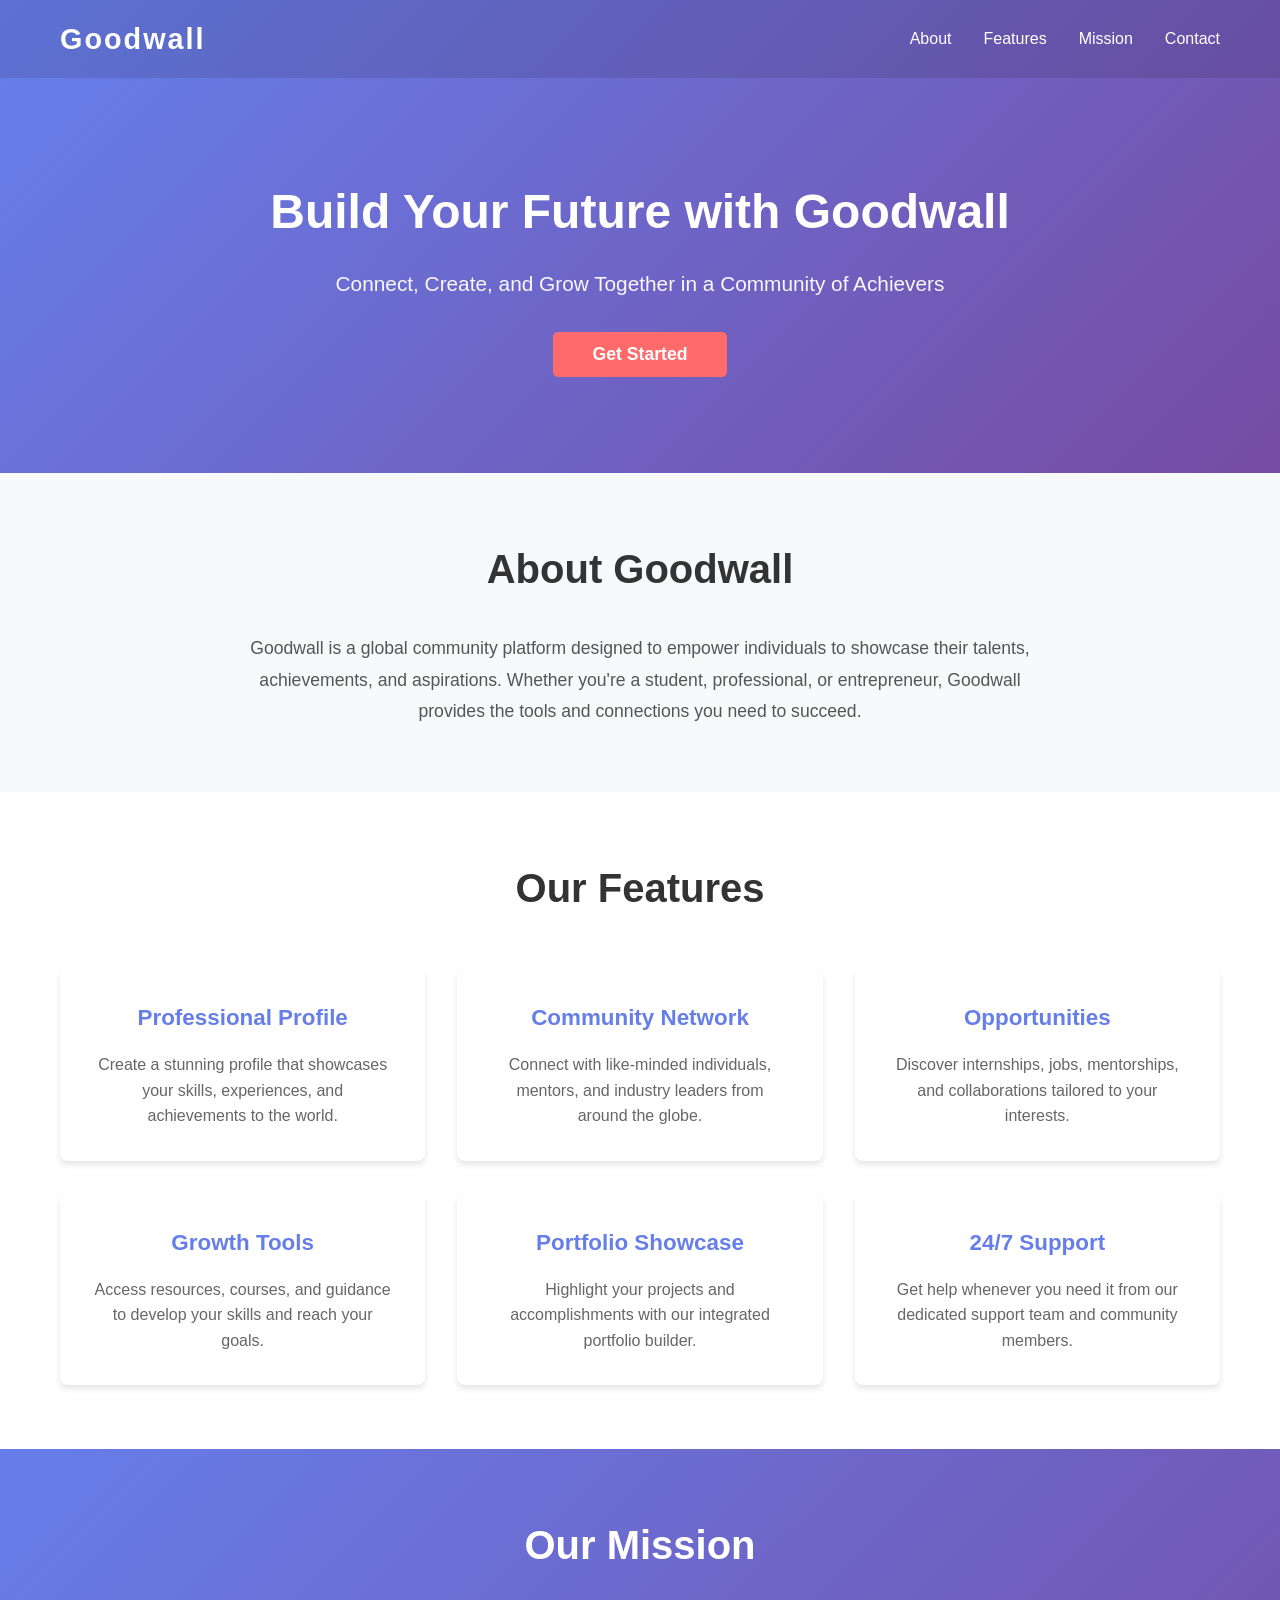
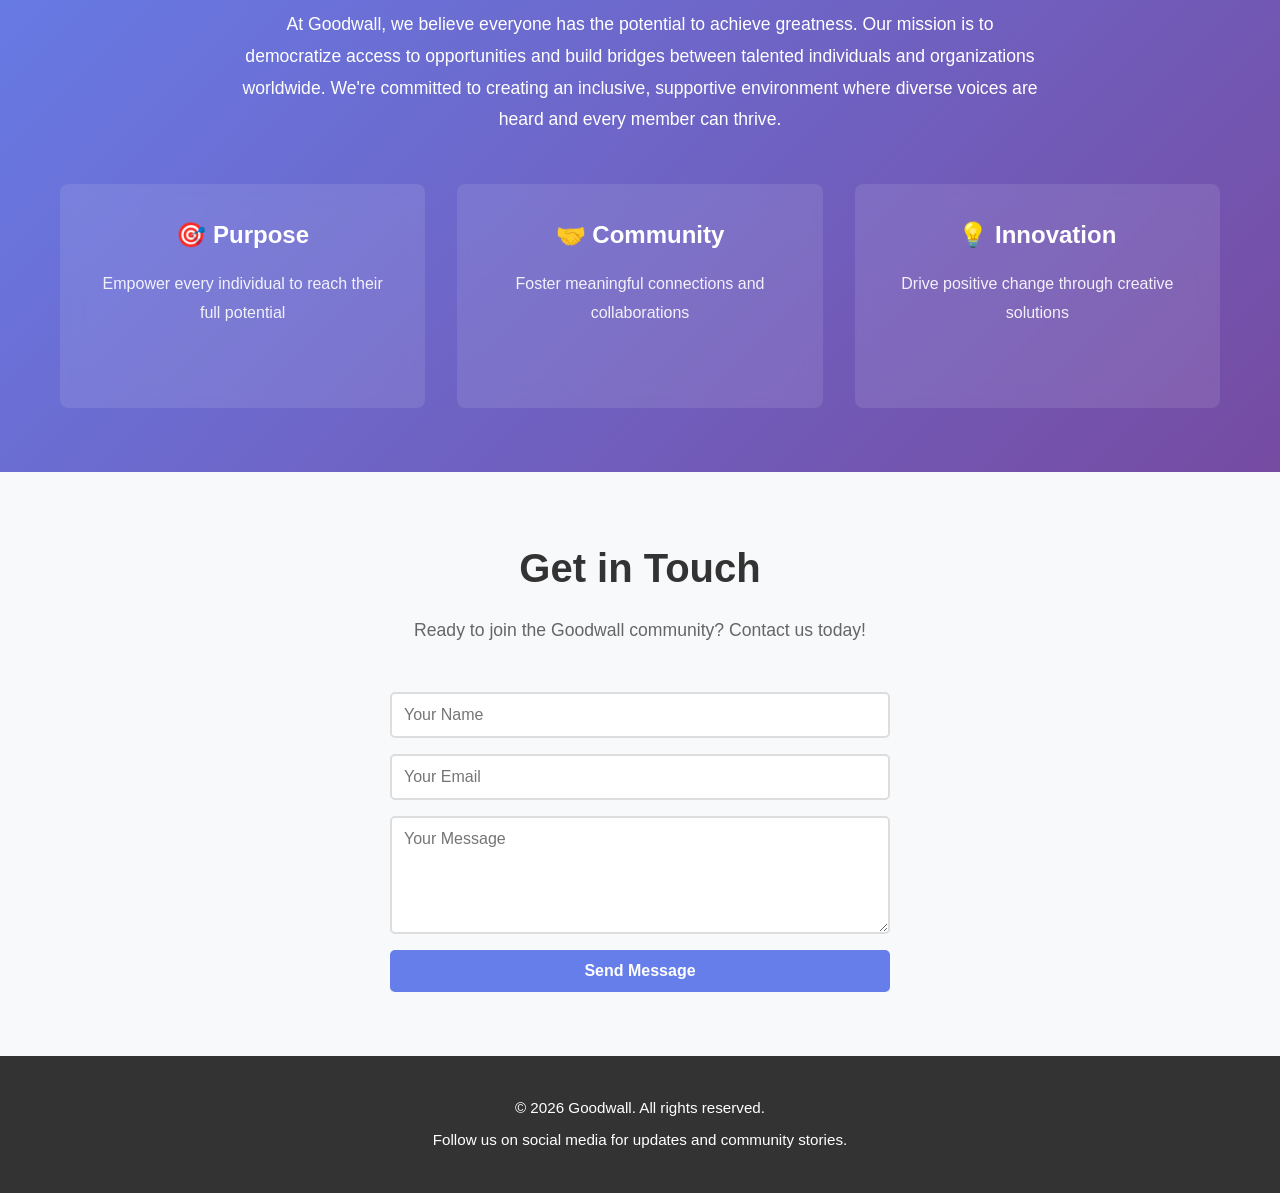
<file: goodwall.html>
<!DOCTYPE html>
<html lang="en">
<head>
    <meta charset="UTF-8">
    <meta name="viewport" content="width=device-width, initial-scale=1.0">
    <title>Goodwall - Build Your Future</title>
    <link rel="stylesheet" href="goodwall.css">
</head>
<body>
    <header>
        <nav class="navbar">
            <div class="container">
                <h1 class="logo">Goodwall</h1>
                <ul class="nav-links">
                    <li><a href="#about">About</a></li>
                    <li><a href="#features">Features</a></li>
                    <li><a href="#mission">Mission</a></li>
                    <li><a href="#contact">Contact</a></li>
                </ul>
            </div>
        </nav>
        
        <section class="hero">
            <div class="hero-content">
                <h2>Build Your Future with Goodwall</h2>
                <p>Connect, Create, and Grow Together in a Community of Achievers</p>
                <button class="cta-button">Get Started</button>
            </div>
        </section>
    </header>

    <main>
        <section id="about" class="about">
            <div class="container">
                <h2>About Goodwall</h2>
                <p>Goodwall is a global community platform designed to empower individuals to showcase their talents, achievements, and aspirations. Whether you're a student, professional, or entrepreneur, Goodwall provides the tools and connections you need to succeed.</p>
            </div>
        </section>

        <section id="features" class="features">
            <div class="container">
                <h2>Our Features</h2>
                <div class="features-grid">
                    <div class="feature-card">
                        <h3>Professional Profile</h3>
                        <p>Create a stunning profile that showcases your skills, experiences, and achievements to the world.</p>
                    </div>
                    <div class="feature-card">
                        <h3>Community Network</h3>
                        <p>Connect with like-minded individuals, mentors, and industry leaders from around the globe.</p>
                    </div>
                    <div class="feature-card">
                        <h3>Opportunities</h3>
                        <p>Discover internships, jobs, mentorships, and collaborations tailored to your interests.</p>
                    </div>
                    <div class="feature-card">
                        <h3>Growth Tools</h3>
                        <p>Access resources, courses, and guidance to develop your skills and reach your goals.</p>
                    </div>
                    <div class="feature-card">
                        <h3>Portfolio Showcase</h3>
                        <p>Highlight your projects and accomplishments with our integrated portfolio builder.</p>
                    </div>
                    <div class="feature-card">
                        <h3>24/7 Support</h3>
                        <p>Get help whenever you need it from our dedicated support team and community members.</p>
                    </div>
                </div>
            </div>
        </section>

        <section id="mission" class="mission">
            <div class="container">
                <h2>Our Mission</h2>
                <p>At Goodwall, we believe everyone has the potential to achieve greatness. Our mission is to democratize access to opportunities and build bridges between talented individuals and organizations worldwide. We're committed to creating an inclusive, supportive environment where diverse voices are heard and every member can thrive.</p>
                <div class="mission-values">
                    <div class="value">
                        <h4>🎯 Purpose</h4>
                        <p>Empower every individual to reach their full potential</p>
                    </div>
                    <div class="value">
                        <h4>🤝 Community</h4>
                        <p>Foster meaningful connections and collaborations</p>
                    </div>
                    <div class="value">
                        <h4>💡 Innovation</h4>
                        <p>Drive positive change through creative solutions</p>
                    </div>
                </div>
            </div>
        </section>

        <section id="contact" class="contact">
            <div class="container">
                <h2>Get in Touch</h2>
                <p>Ready to join the Goodwall community? Contact us today!</p>
                <form class="contact-form">
                    <input type="text" placeholder="Your Name" required>
                    <input type="email" placeholder="Your Email" required>
                    <textarea placeholder="Your Message" rows="5" required></textarea>
                    <button type="submit" class="submit-button">Send Message</button>
                </form>
            </div>
        </section>
    </main>

    <footer>
        <div class="container">
            <p>&copy; 2026 Goodwall. All rights reserved.</p>
            <p>Follow us on social media for updates and community stories.</p>
        </div>
    </footer>
</body>
</html>
</file>
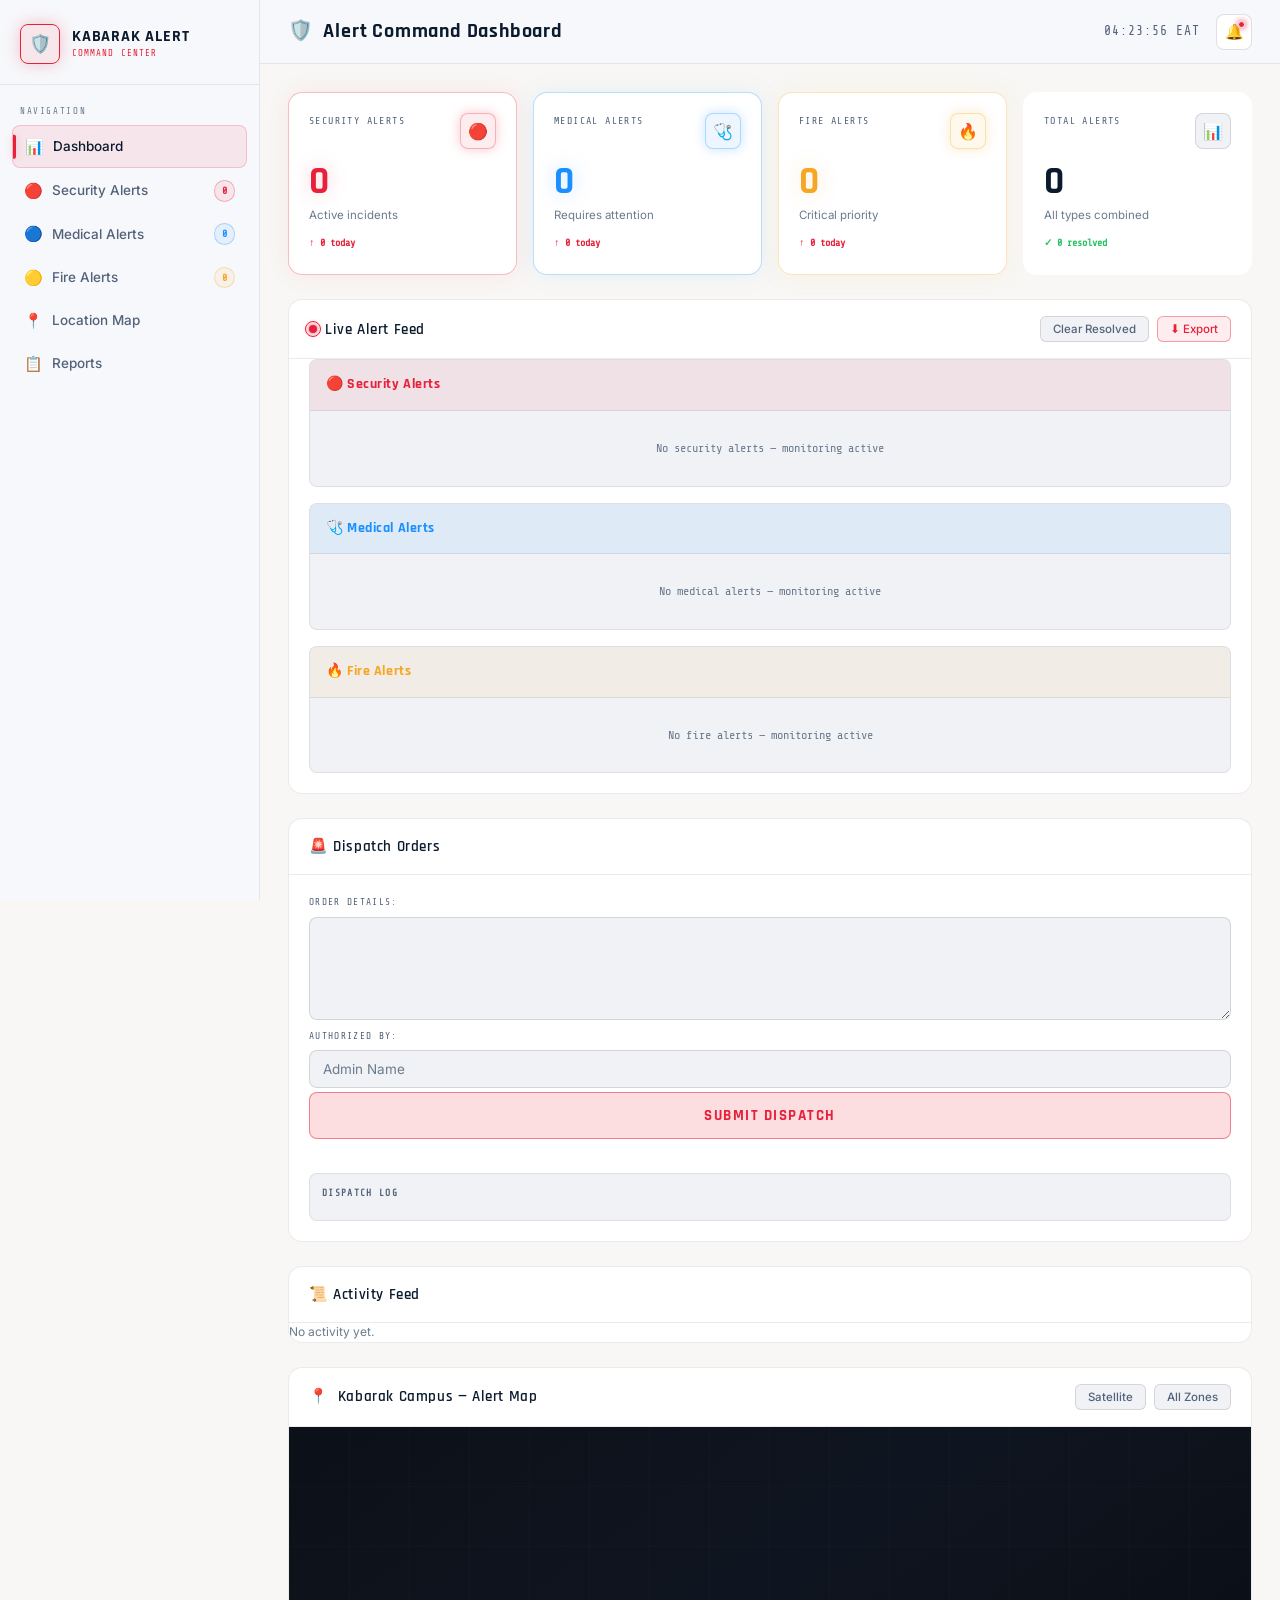
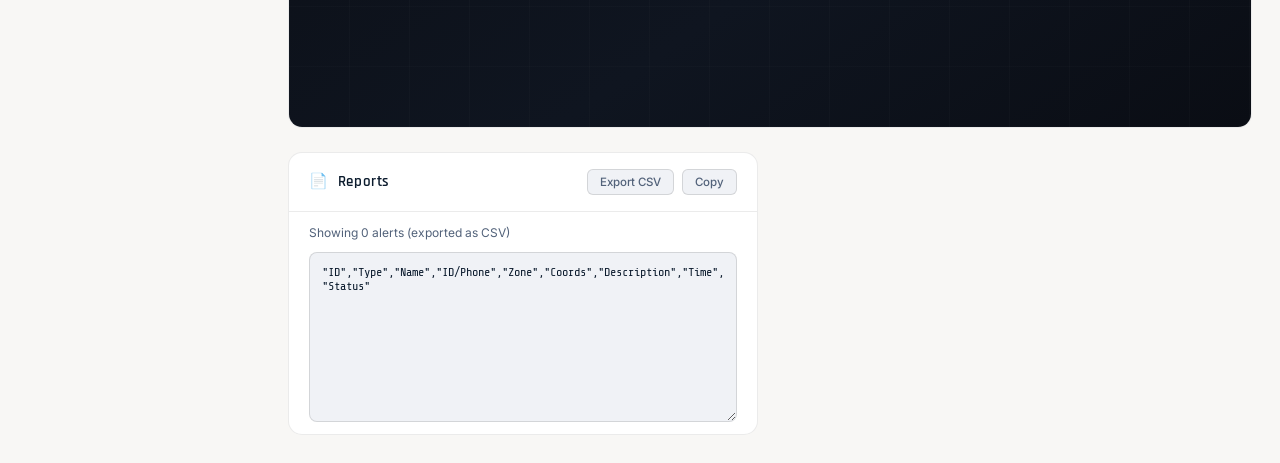
<file: ndex.html>
<!DOCTYPE html>
<html lang="en">
<head>
  <meta charset="UTF-8" />
  <meta name="viewport" content="width=device-width, initial-scale=1.0"/>
  <title>Kabarak Alert Command — Admin Dashboard</title>
  <link rel="stylesheet" href="ndex.css" />
</head>
<body>

<!-- ═══════════════════════════════════════════════
     SIDEBAR
═══════════════════════════════════════════════ -->
<aside class="sidebar">
  <div class="sidebar-logo">
    <div class="logo-icon">🛡️</div>
    <div>
      <div class="logo-text">KABARAK ALERT</div>
      <div class="logo-sub">Command Center</div>
    </div>
  </div>

  <div class="sidebar-section">
    <div class="sidebar-section-label">Navigation</div>

    <div class="nav-item active" onclick="scrollToSection('dashboard', this)">
      <span class="nav-icon">📊</span> Dashboard
    </div>
    <div class="nav-item" onclick="scrollToSection('security-alerts', this)">
      <span class="nav-icon">🔴</span> Security Alerts
      <span class="nav-badge red" id="nav-count-security">0</span>
    </div>
    <div class="nav-item" onclick="scrollToSection('medical-alerts', this)">
      <span class="nav-icon">🔵</span> Medical Alerts
      <span class="nav-badge blue" id="nav-count-medical">0</span>
    </div>
    <div class="nav-item" onclick="scrollToSection('fire-alerts', this)">
      <span class="nav-icon">🟡</span> Fire Alerts
      <span class="nav-badge yellow" id="nav-count-fire">0</span>
    </div>
    <div class="nav-item" onclick="scrollToSection('location-map', this)">
      <span class="nav-icon">📍</span> Location Map
    </div>
    <div class="nav-item" onclick="scrollToSection('reports', this)">
      <span class="nav-icon">📋</span> Reports
    </div>
  </div>

</aside>

<!-- ═══════════════════════════════════════════════
     MAIN CONTENT
═══════════════════════════════════════════════ -->
<main class="main">

  <!-- TOPBAR -->
  <header class="topbar">
    <div class="topbar-title">🛡️ &nbsp;Alert Command Dashboard</div>
    <div class="topbar-time" id="clock">--:--:--</div>
    <div class="topbar-actions">
      <div class="alert-bell-wrap">
        <div class="btn-icon alert-bell" onclick="toggleAlertPanel()">🔔<div class="bell-dot"></div></div>
        <div class="alert-dropdown hidden" id="alert-dropdown"></div>
      </div>
    </div>
  </header>

  <!-- PAGE CONTENT -->
  <div class="content">

    <!-- STAT CARDS -->
    <div class="stats-row" id="dashboard">
      <div class="stat-card red">
        <div class="stat-header">
          <div>
            <div class="stat-label">Security Alerts</div>
          </div>
          <div class="stat-icon red">🔴</div>
        </div>
        <div class="stat-value red" id="count-security">0</div>
        <div class="stat-sub">Active incidents</div>
        <div class="stat-trend up" id="trend-security">↑ 0 today</div>
      </div>

      <div class="stat-card blue">
        <div class="stat-header">
          <div>
            <div class="stat-label">Medical Alerts</div>
          </div>
          <div class="stat-icon blue">🩺</div>
        </div>
        <div class="stat-value blue" id="count-medical">0</div>
        <div class="stat-sub">Requires attention</div>
        <div class="stat-trend up" id="trend-medical">↑ 0 today</div>
      </div>

      <div class="stat-card yellow">
        <div class="stat-header">
          <div>
            <div class="stat-label">Fire Alerts</div>
          </div>
          <div class="stat-icon yellow">🔥</div>
        </div>
        <div class="stat-value yellow" id="count-fire">0</div>
        <div class="stat-sub">Critical priority</div>
        <div class="stat-trend up" id="trend-fire">↑ 0 today</div>
      </div>

      <div class="stat-card total">
        <div class="stat-header">
          <div>
            <div class="stat-label">Total Alerts</div>
          </div>
          <div class="stat-icon total">📊</div>
        </div>
        <div class="stat-value" id="count-total">0</div>
        <div class="stat-sub">All types combined</div>
        <div class="stat-trend down" id="trend-resolved">✓ 0 resolved</div>
      </div>
    </div><!-- /stats-row -->

    <!-- TWO-COL: Alert Table + Submit Form -->
    <div class="two-col">

      <!-- ALERT TABLE PANEL -->
      <div class="panel" id="security-alerts">
        <div class="panel-header">
          <div class="panel-title">
            <span class="pulse-ring red"></span>
            Live Alert Feed
          </div>
          <div class="panel-actions">
            <button class="btn-sm" onclick="clearResolved()">Clear Resolved</button>
            <button class="btn-sm primary" onclick="exportAlerts()">⬇ Export</button>
          </div>
        </div>

        <!-- Alert sections -->
        <div class="alert-sections">
          <div class="alert-section security" id="sec-section">
            <div class="alert-section-title">🔴 Security Alerts</div>
            <div class="alert-list" id="alert-list-security"></div>
          </div>
          <div class="alert-section medical" id="medical-alerts">
            <div class="alert-section-title">🩺 Medical Alerts</div>
            <div class="alert-list" id="alert-list-medical"></div>
          </div>
          <div class="alert-section fire" id="fire-alerts">
            <div class="alert-section-title">🔥 Fire Alerts</div>
            <div class="alert-list" id="alert-list-fire"></div>
          </div>
        </div>
      </div><!-- /panel -->

    </div><!-- /two-col -->
<div class="panel" id="dispatch-orders">
  <div class="panel-header">
    <div class="panel-title">🚨 Dispatch Orders</div>
  </div>
  <div class="panel-body">
    <form id="dispatchForm">
      <label class="form-label" for="orderDetails">Order Details:</label>
      <textarea class="form-textarea" id="orderDetails" name="orderDetails" rows="4" required></textarea>

      <label class="form-label" for="authorizedBy">Authorized By:</label>
      <input class="form-input" type="text" id="authorizedBy" name="authorizedBy" placeholder="Admin Name" required>

      <button class="btn-submit" type="submit">Submit Dispatch</button>
    </form>

    <div id="dispatchLog" style="margin-top:20px;">
      <h3 class="form-label">Dispatch Log</h3>
      <!-- Entries will appear here -->
    </div>
  </div>
</div>
<!--activity ofthe dispatcher-->
<div class="panel" id="activity-feed-panel">
  <div class="panel-header">
    <div class="panel-title">📜 Activity Feed</div>
  </div>
  <div class="panel-body">
    <div id="activity-feed">
      <div style="font-size:12px;color:var(--text-dim);">No activity yet.</div>
    </div>
  </div>
</div>

    <!-- MAP PANEL -->
    <div class="map-panel" id="location-map">
      <div class="panel-header">
        <div class="panel-title">📍 &nbsp;Kabarak Campus — Alert Map</div>
        <div class="panel-actions">
          <button class="btn-sm">Satellite</button>
          <button class="btn-sm">All Zones</button>
        </div>
      </div>
      <div class="map-body">
        <div class="map-placeholder" id="map-area" onclick="captureLocation()" title="Click to capture your current location">
          <iframe src="https://www.google.com/maps/embed?pb=!1m18!1m12!1m3!1d31918.415884428934!2d35.95245833044543!3d-0.16395247982975725!2m3!1f0!2f0!3f0!3m2!1i1024!2i768!4f13.1!3m3!1m2!1s0x1829f6f367bba6d9%3A0x363c14244dccdde!2sKabarak%20University!5e0!3m2!1sen!2ske!4v1773837357324!5m2!1sen!2ske" width="100%" height="100%" style="border:0;" allowfullscreen="" loading="lazy" referrerpolicy="no-referrer-when-downgrade"></iframe>
          <div id="map-live-pin" class="map-live-pin" title="Captured location"></div>
        </div>
      </div>
    </div>

    <!-- BOTTOM ROW -->
    <div class="bottom-row" id="reports">

      <!-- REPORTS -->
      <div class="panel" id="reports-panel">
        <div class="panel-header">
          <div class="panel-title">📄 &nbsp;Reports</div>
          <div class="panel-actions">
            <button class="btn-sm" onclick="exportAlerts()">Export CSV</button>
            <button class="btn-sm" onclick="copyReport()">Copy</button>
          </div>
        </div>
        <div class="report-body">
          <div class="report-summary" id="report-summary">No export generated yet.</div>
          <textarea id="report-output" class="report-output" readonly placeholder="Exported CSV will appear here..."></textarea>
        </div>
      </div>


    </div><!-- /bottom-row -->

  </div><!-- /content -->
</main>

<!-- TOAST CONTAINER -->
<div id="toast-container"></div>

<!-- ═══════════════════════════════════════════════
     JAVASCRIPT
═══════════════════════════════════════════════ -->
<script>
/* ── State ────────────────────────────────────────────────── */
const STORAGE_KEY = 'resq_alerts';
const API_BASE     = 'http://127.0.0.1:3000';
let alerts = [];
let selectedType = null;
let resolvedCount = 0;

async function loadStoredAlerts() {
  // Local cache (offline fallback)
  const stored = localStorage.getItem(STORAGE_KEY);
  if (stored) {
    try {
      const parsed = JSON.parse(stored);
      if (Array.isArray(parsed)) {
        alerts = parsed.map(a => ({
          ...a,
          status: a.status || 'active',
          timeStr: a.timeStr || (a.timestamp ? new Date(a.timestamp).toLocaleTimeString('en-KE', { hour12: false }) : ''),
        }));
        resolvedCount = alerts.filter(a => a.status === 'resolved').length;
      }
    } catch (e) {
      console.warn('Unable to parse stored alerts', e);
    }
  }

  // Attempt to load from backend (if running)
  try {
    const resp = await fetch(`${API_BASE}/api/alerts/all`);
    if (resp.ok) {
      const backendAlerts = await resp.json();
      if (Array.isArray(backendAlerts) && backendAlerts.length > 0) {
        alerts = backendAlerts.map(a => ({
          id: a.id || a.alertId || `b-${Math.random().toString(16).slice(2)}`,
          type: a.type || a.emergencyType || 'security',
          desc: a.situation || a.description || '',
          situation: a.situation || a.description || '',
          zone: a.zone || 'Kabarak Campus',
          coords: a.location ? `${a.location.lat}, ${a.location.lng}` : (a.coords || ''),
          status: a.status || 'active',
          timeStr: a.createdAt || a.timeStr || (a.timestamp ? new Date(a.timestamp).toLocaleTimeString('en-KE', { hour12: false }) : ''),
        }));
        resolvedCount = alerts.filter(a => a.status === 'resolved').length;
        // keep local cache in sync
        localStorage.setItem(STORAGE_KEY, JSON.stringify(alerts));
      }
    }
  } catch (e) {
    // backend unavailable; continue using local cache
  }
}

function saveAlerts() {
  localStorage.setItem(STORAGE_KEY, JSON.stringify(alerts));
}

const ZONES = [
  'Main Gate', 'Library Block', 'Science Complex',
  'Student Center', 'Halls A', 'Halls B',
  'Sports Ground', 'Admin Block', 'Cafeteria'
];

const PIN_POSITIONS = [
  { top: '30%', left: '18%' }, { top: '22%', left: '38%' },
  { top: '35%', left: '58%' }, { top: '20%', left: '72%' },
  { top: '62%', left: '22%' }, { top: '65%', left: '45%' },
  { top: '60%', left: '67%' }, { top: '42%', left: '34%' },
  { top: '50%', left: '80%' },
];

/* ── Clock ─────────────────────────────────────────────────── */
function updateClock() {
  const now = new Date();
  document.getElementById('clock').textContent =
    now.toLocaleTimeString('en-KE', { hour12: false }) +
    ' EAT';
}
setInterval(updateClock, 1000);
updateClock();

/* ── Type selector ─────────────────────────────────────────── */
function selectType(type) {
  selectedType = type;
  ['security','medical','fire'].forEach(t => {
    document.getElementById('type-' + t).classList.toggle('selected', t === type);
  });
}

/* ── Capture GPS ───────────────────────────────────────────── */
function captureLocation() {
  const btn = document.querySelector('.btn-loc');
  btn.textContent = '⏳';
  if (!navigator.geolocation) {
    document.getElementById('field-coords').value = 'Geolocation not supported';
    setMapPinVisible(false);
    btn.textContent = '📍';
    return;
  }
  navigator.geolocation.getCurrentPosition(
    pos => {
      const { latitude: lat, longitude: lng, accuracy: acc } = pos.coords;
      document.getElementById('field-coords').value =
        `${lat.toFixed(5)}, ${lng.toFixed(5)} (±${Math.round(acc)}m)`;
      btn.textContent = '✅';
      setMapPinVisible(true);
      setTimeout(() => btn.textContent = '📍', 2000);
    },
    () => {
      /* Fallback: Kabarak campus coords */
      document.getElementById('field-coords').value = '-0.20862, 35.96231 (Kabarak Campus)';
      setMapPinVisible(true);
      btn.textContent = '📍';
    },
    { enableHighAccuracy: true, timeout: 8000 }
  );
}

function setMapPinVisible(visible) {
  const pin = document.getElementById('map-live-pin');
  if (!pin) return;
  pin.classList.toggle('active', visible);
}

/* ── Submit Alert ──────────────────────────────────────────── */
function submitAlert() {
  const name   = document.getElementById('field-name').value.trim();
  const idNo   = document.getElementById('field-id').value.trim();
  const zone   = document.getElementById('field-zone').value;
  const coords = document.getElementById('field-coords').value.trim();
  const desc   = document.getElementById('field-desc').value.trim();

  /* Validate */
  if (!selectedType)  { shake('type-security'); alert('⚠️ Please select an alert type.'); return; }
  if (!name)          { shake('field-name');    alert('⚠️ Student name is required.'); return; }
  if (!zone)          { shake('field-zone');    alert('⚠️ Please select a campus zone.'); return; }
  if (!desc)          { shake('field-desc');    alert('⚠️ Please provide a description.'); return; }

  const now = new Date();
  const alert_obj = {
    id:     Date.now(),
    type:   selectedType,
    name,
    idNo,
    zone,
    coords: coords || 'Not captured',
    desc,
    time:   now,
    timeStr: now.toLocaleTimeString('en-KE', { hour12: false }),
    status: 'active'
  };

  alerts.unshift(alert_obj);
  saveAlerts();
  renderAll();
  showToast(alert_obj);
  addFeedItem(alert_obj);
  resetForm();

  const banner = document.getElementById('success-banner');
  banner.classList.add('show');
  setTimeout(() => banner.classList.remove('show'), 4000);
}

/* ── Render All ────────────────────────────────────────────── */
function renderAll() {
  renderStats();
  renderAlertList();
  renderNavBadges();
  renderReport();
}

/* ── Render Stats ──────────────────────────────────────────── */
function renderStats() {
  const s = alerts.filter(a => a.type === 'security').length;
  const m = alerts.filter(a => a.type === 'medical').length;
  const f = alerts.filter(a => a.type === 'fire').length;
  const t = alerts.length;

  document.getElementById('count-security').textContent = s;
  document.getElementById('count-medical').textContent  = m;
  document.getElementById('count-fire').textContent     = f;
  document.getElementById('count-total').textContent    = t;

  document.getElementById('trend-security').textContent = `↑ ${s} today`;
  document.getElementById('trend-medical').textContent  = `↑ ${m} today`;
  document.getElementById('trend-fire').textContent     = `↑ ${f} today`;
  document.getElementById('trend-resolved').textContent = `✓ ${resolvedCount} resolved`;

  updateMapBlink();
}

/* ── Map Blink ───────────────────────────────────────────────
 * When an active alert exists, pulse the map panel so it draws attention.
 */
function updateMapBlink() {
  const mapPanel = document.getElementById('location-map');
  if (!mapPanel) return;
  const hasActive = alerts.some(a => a.status === 'active');
  mapPanel.classList.toggle('alert-active', hasActive);
}

/* ── Render Nav Badges ─────────────────────────────────────── */
function renderNavBadges() {
  const s = alerts.filter(a => a.type === 'security' && a.status === 'active').length;
  const m = alerts.filter(a => a.type === 'medical'  && a.status === 'active').length;
  const f = alerts.filter(a => a.type === 'fire'     && a.status === 'active').length;
  document.getElementById('nav-count-security').textContent = s;
  document.getElementById('nav-count-medical').textContent  = m;
  document.getElementById('nav-count-fire').textContent     = f;
}

function setActiveNav(el) {
  document.querySelectorAll('.nav-item').forEach(n => n.classList.remove('active'));
  if (el) el.classList.add('active');
}

function scrollToSection(id, navEl) {
  const target = document.getElementById(id);
  if (!target) return;
  target.scrollIntoView({ behavior: 'smooth', block: 'start' });
  setActiveNav(navEl);
}

/* ── Render Alert List ─────────────────────────────────────── */
const TYPE_META = {
  security: { label: '🔴 Security', cls: 'security' },
  medical:  { label: '🩺 Medical',  cls: 'medical'  },
  fire:     { label: '🔥 Fire',     cls: 'fire'     },
};

function renderAlertList() {
  const containers = {
    security: document.getElementById('alert-list-security'),
    medical: document.getElementById('alert-list-medical'),
    fire: document.getElementById('alert-list-fire'),
  };

  ['security','medical','fire'].forEach(type => {
    // Only show active/pending alerts in the live list (resolved ones are cleared)
    const list = alerts.filter(a => a.type === type && a.status !== 'resolved');
    const container = containers[type];
    if (!container) return;

    if (list.length === 0) {
      container.innerHTML = `<div class="alert-empty">No ${type} alerts — monitoring active</div>`;
      return;
    }

    container.innerHTML = list.map(a => {
      const m = TYPE_META[a.type] || { label: a.type?.toUpperCase() || 'ALERT', cls: 'security' };
      const desc = a.desc || a.situation || 'No description';
      const name = a.name || 'Unknown';
      const idNo = a.idNo || '';
      const zone = a.zone || 'Unknown';
      const timeStr = a.timeStr || (a.timestamp ? new Date(a.timestamp).toLocaleTimeString('en-KE', { hour12: false }) : '—');

      const respondBtn = `<button class="btn-action btn-respond" onclick="respondAlert(${a.id})">Respond</button>`;

      return `
      <div class="alert-row" id="row-${a.id}">
        <div><span class="alert-type-badge ${m.cls}">${m.label}</span></div>
        <div class="alert-desc">
          ${escHtml(desc.substring(0,60))}${desc.length>60?'…':''}
          <span>${escHtml(name)}${idNo ? ' · ' + escHtml(idNo) : ''}</span>
        </div>
        <div class="alert-location">${escHtml(zone)}</div>
        <div class="alert-time">${timeStr}</div>
        <div class="alert-actions">
          ${respondBtn}
        </div>
      </div>`;
    }).join('');
  });

  updateMapBlink();
}

function respondAlert(id) {
  const a = alerts.find(x => x.id === id);
  if (!a) return;

  // Mark as resolved so it disappears from the live list
  if (a.status !== 'resolved') {
    a.status = 'resolved';
    resolvedCount++;
    saveAlerts();
    renderAll();
    addSystemFeed(`Alert #${id} resolved and cleared from live feed`);
    flashRow(id);
  }
}

function flashRow(id) {
  const row = document.getElementById(`row-${id}`);
  if (!row) return;
  row.classList.add('flash');
  setTimeout(() => row.classList.remove('flash'), 550);
}

/* ── Map Pins ──────────────────────────────────────────────── */
const ZONE_PIN_MAP = {
  'Main Gate':         { top: '25%', left: '10%' },
  'Library Block':     { top: '30%', left: '28%' },
  'Science Complex':   { top: '20%', left: '48%' },
  'Student Center':    { top: '50%', left: '38%' },
  'Halls of Residence A': { top: '65%', left: '18%' },
  'Halls of Residence B': { top: '65%', left: '55%' },
  'Sports Ground':     { top: '72%', left: '72%' },
  'Administration Block': { top: '22%', left: '68%' },
  'Chapel':            { top: '42%', left: '60%' },
  'Cafeteria':         { top: '55%', left: '50%' },
  'Off-Campus':        { top: '15%', left: '85%' },
};

const TYPE_PIN_CLS = { security: 'red', medical: 'blue', fire: 'yellow' };
const TYPE_PIN_EMOJI = { security: '🔴', medical: '🩺', fire: '🔥' };

function renderMapPins() {
  const container = document.getElementById('map-pins');
  const emptyMsg  = document.getElementById('map-empty-msg');

  if (alerts.filter(a => a.status !== 'resolved').length === 0) {
    container.innerHTML = '';
    emptyMsg.style.display = 'block';
    return;
  }

  emptyMsg.style.display = 'none';

  /* Group active/pending by zone — last one wins position */
  const pinMap = {};
  alerts.filter(a => a.status !== 'resolved').forEach(a => {
    pinMap[a.zone] = a;
  });

  container.innerHTML = Object.values(pinMap).map(a => {
    const pos = ZONE_PIN_MAP[a.zone] || { top: '50%', left: '50%' };
    const cls = TYPE_PIN_CLS[a.type];
    const emoji = TYPE_PIN_EMOJI[a.type];
    return `<div class="map-pin" style="top:${pos.top};left:${pos.left};" title="${escHtml(a.desc)}">
      <div class="pin-dot ${cls}"><span>${emoji}</span></div>
      <div class="pin-label">${escHtml(a.zone)}</div>
    </div>`;
  }).join('');
}

/* ── Zone Grid ─────────────────────────────────────────────── */
function renderZoneGrid() {
  const grid = document.getElementById('zone-grid');
  const zoneCounts = {};
  ZONES.forEach(z => zoneCounts[z] = { security:0, medical:0, fire:0 });

  alerts.filter(a => a.status !== 'resolved').forEach(a => {
    const z = a.zone;
    // Map form values to display names
    const key = ZONES.find(z2 => a.zone.startsWith(z2.replace(/\s.*/, '').substring(0,5))) || a.zone;
    if (zoneCounts[key]) zoneCounts[key][a.type]++;
    else if (zoneCounts[a.zone]) zoneCounts[a.zone][a.type]++;
  });

  // recount properly
  const zc2 = {};
  ZONES.forEach(z => zc2[z] = { security:0, medical:0, fire:0 });
  alerts.filter(a => a.status !== 'resolved').forEach(a => {
    const match = ZONES.find(z => a.zone === z || a.zone.includes(z.split(' ')[0]));
    if (match) zc2[match][a.type]++;
  });

  grid.innerHTML = ZONES.map(z => {
    const c = zc2[z];
    const total = c.security + c.medical + c.fire;
    let alertCls = '', countHtml = '';
    if (c.security > 0) { alertCls = 'alert-red';    countHtml = `<div class="zone-count red">${c.security}</div><div class="zone-status">🔴 Security</div>`; }
    else if (c.medical > 0) { alertCls = 'alert-blue'; countHtml = `<div class="zone-count blue">${c.medical}</div><div class="zone-status">🩺 Medical</div>`; }
    else if (c.fire > 0)    { alertCls = 'alert-yellow'; countHtml = `<div class="zone-count yellow">${c.fire}</div><div class="zone-status">🔥 Fire</div>`; }
    else { countHtml = `<div class="zone-count safe">—</div><div class="zone-status">Clear</div>`; }

    return `<div class="zone-card ${alertCls}">
      <div class="zone-name">${z}</div>
      ${countHtml}
    </div>`;
  }).join('');
}

/* ── Activity Feed ─────────────────────────────────────────── */
const TYPE_FEED_CLS = { security: 'red', medical: 'blue', fire: 'yellow' };
const TYPE_FEED_LABEL = { security: '🔴 Security alert', medical: '🩺 Medical alert', fire: '🔥 Fire alert' };

function addFeedItem(a) {
  const feed = document.getElementById('activity-feed');
  const empty = feed.querySelector('div[style]');
  if (empty) feed.innerHTML = '';
  const cls = TYPE_FEED_CLS[a.type];
  const now = new Date().toLocaleTimeString('en-KE', { hour12: false });
  const item = document.createElement('div');
  item.className = 'feed-item';
  item.innerHTML = `
    <div class="feed-dot-wrap">
      <div class="feed-dot ${cls}"></div>
      <div class="feed-line"></div>
    </div>
    <div class="feed-content">
      <div class="feed-msg"><strong>${TYPE_FEED_LABEL[a.type]}</strong> submitted by ${escHtml(a.name)} at ${escHtml(a.zone)}</div>
      <div class="feed-time">${now} · ${escHtml(a.desc.substring(0,50))}${a.desc.length>50?'…':''}</div>
    </div>`;
  feed.insertBefore(item, feed.firstChild);
  renderAlertDropdown();
}

function addSystemFeed(msg) {
  const feed = document.getElementById('activity-feed');
  const now = new Date().toLocaleTimeString('en-KE', { hour12: false });
  const item = document.createElement('div');
  item.className = 'feed-item';
  item.innerHTML = `
    <div class="feed-dot-wrap">
      <div class="feed-dot green"></div>
      <div class="feed-line"></div>
    </div>
    <div class="feed-content">
      <div class="feed-msg" style="color:var(--text-secondary)">${escHtml(msg)}</div>
      <div class="feed-time">${now} · System</div>
    </div>`;
  feed.insertBefore(item, feed.firstChild);
}

/* ── Toast ─────────────────────────────────────────────────── */
const TOAST_META = {
  security: { icon: '🔴', title: 'SECURITY ALERT',  cls: 'security' },
  medical:  { icon: '🩺', title: 'MEDICAL ALERT',   cls: 'medical'  },
  fire:     { icon: '🔥', title: 'FIRE ALERT',       cls: 'fire'     },
};

function showToast(a) {
  const m = TOAST_META[a.type];
  const container = document.getElementById('toast-container');
  const el = document.createElement('div');
  el.className = `toast ${m.cls}`;
  el.innerHTML = `
    <div class="toast-icon">${m.icon}</div>
    <div>
      <div class="toast-title">${m.title}</div>
      <div class="toast-msg">${escHtml(a.zone)} · ${escHtml(a.name)}</div>
    </div>
    <div class="toast-progress"></div>`;
  container.appendChild(el);
  setTimeout(() => el.remove(), 4500);
}

/* ── Helpers ───────────────────────────────────────────────── */
function escHtml(s) {
  return String(s).replace(/&/g,'&amp;').replace(/</g,'&lt;').replace(/>/g,'&gt;').replace(/"/g,'&quot;');
}

function shake(id) {
  const el = document.getElementById(id);
  if (!el) return;
  el.style.animation = 'none';
  el.offsetHeight;
  el.style.animation = 'shake 0.4s ease';
}

function resetForm() {
  selectedType = null;
  ['security','medical','fire'].forEach(t => document.getElementById('type-' + t).classList.remove('selected'));
  ['field-name','field-id','field-coords','field-desc'].forEach(id => document.getElementById(id).value = '');
  document.getElementById('field-zone').value = '';
  setMapPinVisible(false);
}

function clearResolved() {
  alerts = alerts.filter(a => a.status !== 'resolved');
  saveAlerts();
  addSystemFeed('Resolved alerts cleared from view.');
  renderAll();
}

function getReportCsv() {
  const rows = [['ID','Type','Name','ID/Phone','Zone','Coords','Description','Time','Status']];
  alerts.forEach(a => rows.push([a.id, a.type, a.name, a.idNo, a.zone, a.coords, a.desc, a.timeStr, a.status]));
  return rows.map(r => r.map(c => `"${String(c).replace(/"/g,'""')}"`).join(',')).join('\n');
}

function renderReport() {
  const csv = getReportCsv();
  const count = csv ? csv.split('\n').length - 1 : 0;
  const summary = `Showing ${count} alerts (exported as CSV)`;
  document.getElementById('report-summary').textContent = summary;
  document.getElementById('report-output').value = csv;
}

function exportAlerts() {
  const csv = getReportCsv();
  if (!csv) { alert('No alerts to export.'); return; }
  const blob = new Blob([csv], { type: 'text/csv' });
  const url = URL.createObjectURL(blob);
  const link = document.createElement('a');
  link.href = url; link.download = `kabarak-alerts-${Date.now()}.csv`;
  link.click(); URL.revokeObjectURL(url);
  renderReport();
}

function copyReport() {
  const output = document.getElementById('report-output');
  output.select();
  document.execCommand('copy');
  showInfoToast('CSV copied to clipboard');
}

function showInfoToast(message) {
  const container = document.getElementById('toast-container');
  const el = document.createElement('div');
  el.className = 'toast';
  el.innerHTML = `
    <div class="toast-icon">ℹ️</div>
    <div>
      <div class="toast-title">Info</div>
      <div class="toast-msg">${message}</div>
    </div>
    <div class="toast-progress"></div>`;
  container.appendChild(el);
  setTimeout(() => el.remove(), 3000);
}

function renderAlertDropdown() {
  const container = document.getElementById('alert-dropdown');
  if (!container) return;
  const active = alerts.filter(a => a.status === 'active');
  if (active.length === 0) {
    container.innerHTML = '<div class="dropdown-title">No active alerts</div><div style="font-size:12px;color:var(--text-dim);">All clear.</div>';
    return;
  }

  container.innerHTML = `
    <div class="dropdown-title">Active Alerts (${active.length})</div>
    ${active.map(a => {
      const dotCls = a.type === 'security' ? 'red' : a.type === 'medical' ? 'blue' : 'yellow';
      const time = a.timeStr || (a.timestamp ? new Date(a.timestamp).toLocaleTimeString('en-KE', { hour12: false }) : '');
      const label = a.desc || a.situation || a.type;
      return `
        <div class="dropdown-item">
          <div class="dropdown-dot ${dotCls}"></div>
          <div class="dropdown-content">
            <div>${escHtml(label)}</div>
            <div class="dropdown-time">${time}</div>
          </div>
        </div>`;
    }).join('')}
  `;
}

function toggleAlertPanel() {
  const panel = document.getElementById('alert-dropdown');
  if (!panel) return;
  const open = !panel.classList.contains('hidden');
  if (open) {
    panel.classList.add('hidden');
    return;
  }
  renderAlertDropdown();
  panel.classList.remove('hidden');
}

// Close the alert panel when clicking outside
document.addEventListener('click', (event) => {
  const panel = document.getElementById('alert-dropdown');
  const bell = document.querySelector('.alert-bell');
  if (!panel || !bell) return;
  if (panel.classList.contains('hidden')) return;
  if (panel.contains(event.target) || bell.contains(event.target)) return;
  panel.classList.add('hidden');
});

/* ── CSS shake keyframe (injected) ──────────────────────────── */
const style = document.createElement('style');
style.textContent = `
  @keyframes shake {
    0%,100%{ transform:translateX(0); }
    20%{ transform:translateX(-6px); }
    40%{ transform:translateX(6px); }
    60%{ transform:translateX(-4px); }
    80%{ transform:translateX(4px); }
  }`;
document.head.appendChild(style);

/* ── Init zone grid ─────────────────────────────────────────── */
(async () => {
  await loadStoredAlerts();
  renderAll();
  setActiveNav(document.querySelector('.nav-item.active'));
  renderDispatchDropdown();
  loadStoredDispatches();
  localStorage.removeItem('resq_dispatches');

})();
// ── Dispatch Orders Logic ───────────────────────────────
const dispatchForm = document.getElementById('dispatchForm');
const dispatchLog = document.getElementById('dispatchLog');

if (dispatchForm) {
  dispatchForm.addEventListener('submit', function(e) {
    e.preventDefault();

    const order = document.getElementById('orderDetails').value.trim();
    const admin = document.getElementById('authorizedBy').value.trim();

    if (!order || !admin) {
      alert("⚠️ Please fill in all fields.");
      return;
    }

    const entry = document.createElement('div');
    entry.className = "dispatch-entry";
    const now = new Date().toLocaleTimeString('en-KE', { hour12: false });
    entry.textContent = `Order: ${order} | Authorized by: ${admin} | Time: ${now}`;

    dispatchLog.appendChild(entry);

    // Save structured dispatch order
    const dispatch_obj = {
      id: Date.now(),
      order,
      admin,
      timeStr: now,
      status: 'active'
    };
    let dispatches = JSON.parse(localStorage.getItem('resq_dispatches') || '[]');
    dispatches.unshift(dispatch_obj);
    localStorage.setItem('resq_dispatches', JSON.stringify(dispatches));
    addDispatchFeed(dispatch_obj);

    dispatchForm.reset();
  });
}
 // ── Render Dispatch Dropdown ───────────────────────────────
function renderDispatchDropdown() {
  const container = document.getElementById('dispatch-dropdown');
  if (!container) return;

  let dispatches = JSON.parse(localStorage.getItem('resq_dispatches') || '[]');
  if (dispatches.length === 0) {
    container.innerHTML = `
      <div class="dropdown-title">No dispatches</div>
      <div style="font-size:12px;color:var(--text-dim);">All clear.</div>
    `;
    return;
  }

  container.innerHTML = `
    <div class="dropdown-title">Active Dispatches (${dispatches.length})</div>
    ${dispatches.map(d => `
      <div class="dropdown-item">
        <div class="dropdown-dot green"></div>
        <div class="dropdown-content">
          <div>${escHtml(d.order)}</div>
          <div class="dropdown-time">${d.timeStr} · Authorized by ${escHtml(d.admin)}</div>
        </div>
      </div>
    `).join('')}
  `;
}
// ── Add Dispatch to Activity Feed ───────────────────────────────
function addDispatchFeed(d) {
  const feed = document.getElementById('activity-feed');
  if (!feed) return;

  const item = document.createElement('div');
  item.className = 'feed-item';
  item.innerHTML = `
    <div class="feed-dot-wrap">
      <div class="feed-dot green"></div>
      <div class="feed-line"></div>
    </div>
    <div class="feed-content">
      <div class="feed-msg"><strong>🚨 Dispatch Order</strong> authorized by ${escHtml(d.admin)}</div>
      <div class="feed-time">${d.timeStr} · ${escHtml(d.order)}</div>
    </div>
  `;

  feed.insertBefore(item, feed.firstChild);
}
function loadStoredDispatches() {
  let dispatches = JSON.parse(localStorage.getItem('resq_dispatches') || '[]');
  dispatches.forEach(d => addDispatchFeed(d));
}
</script>
</body>
</html>
</file>
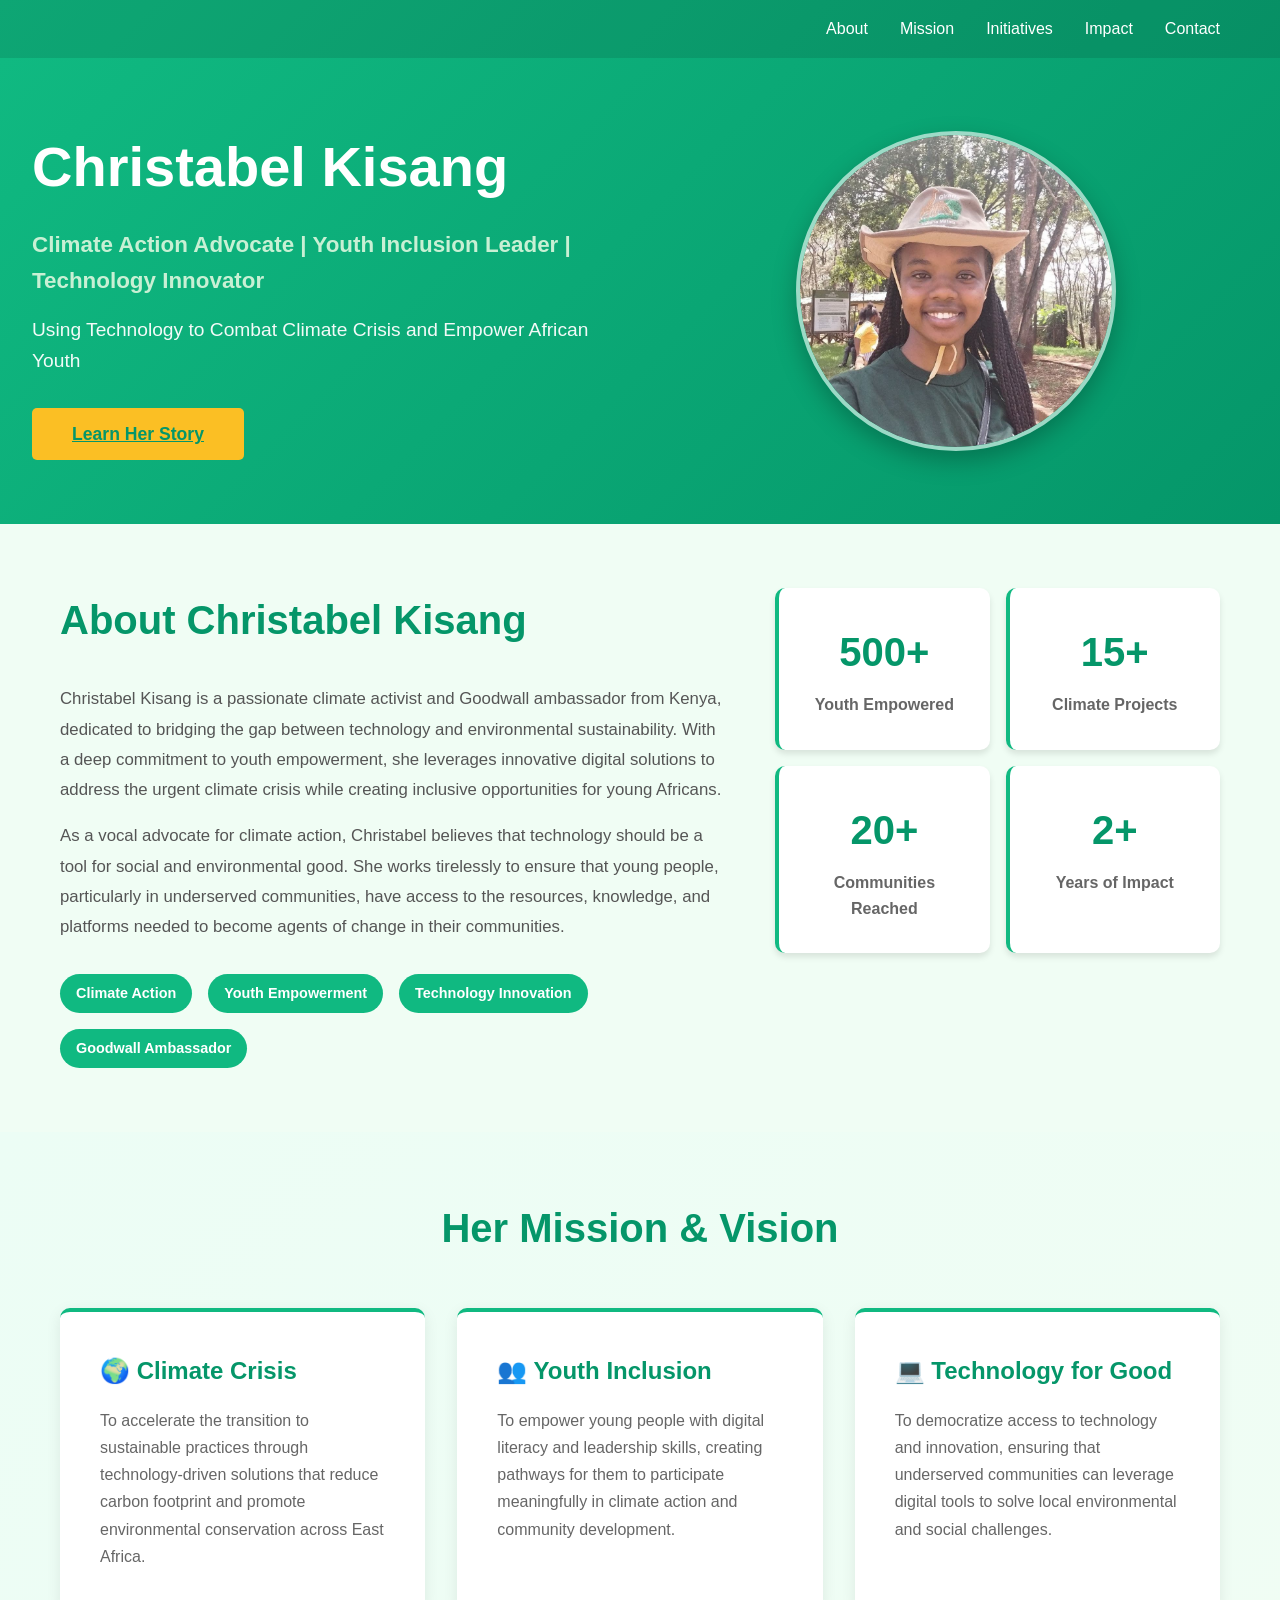
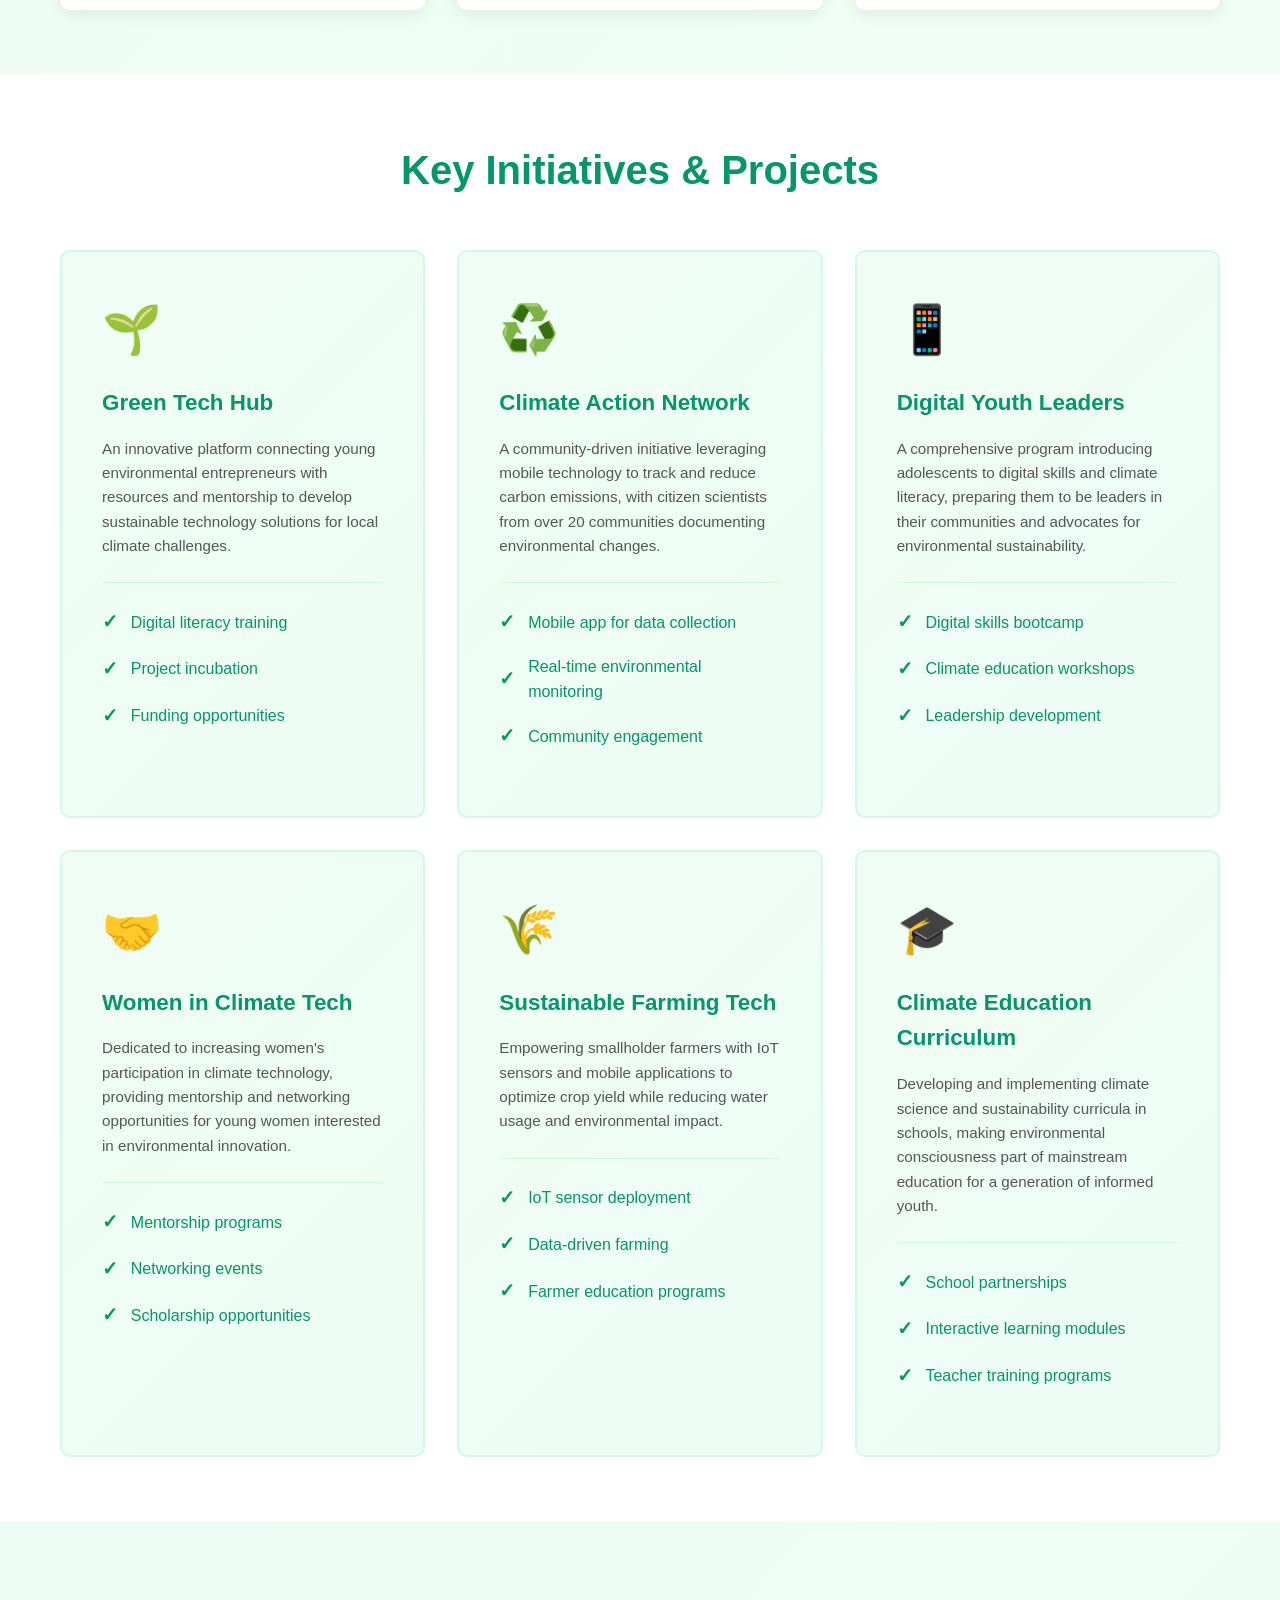
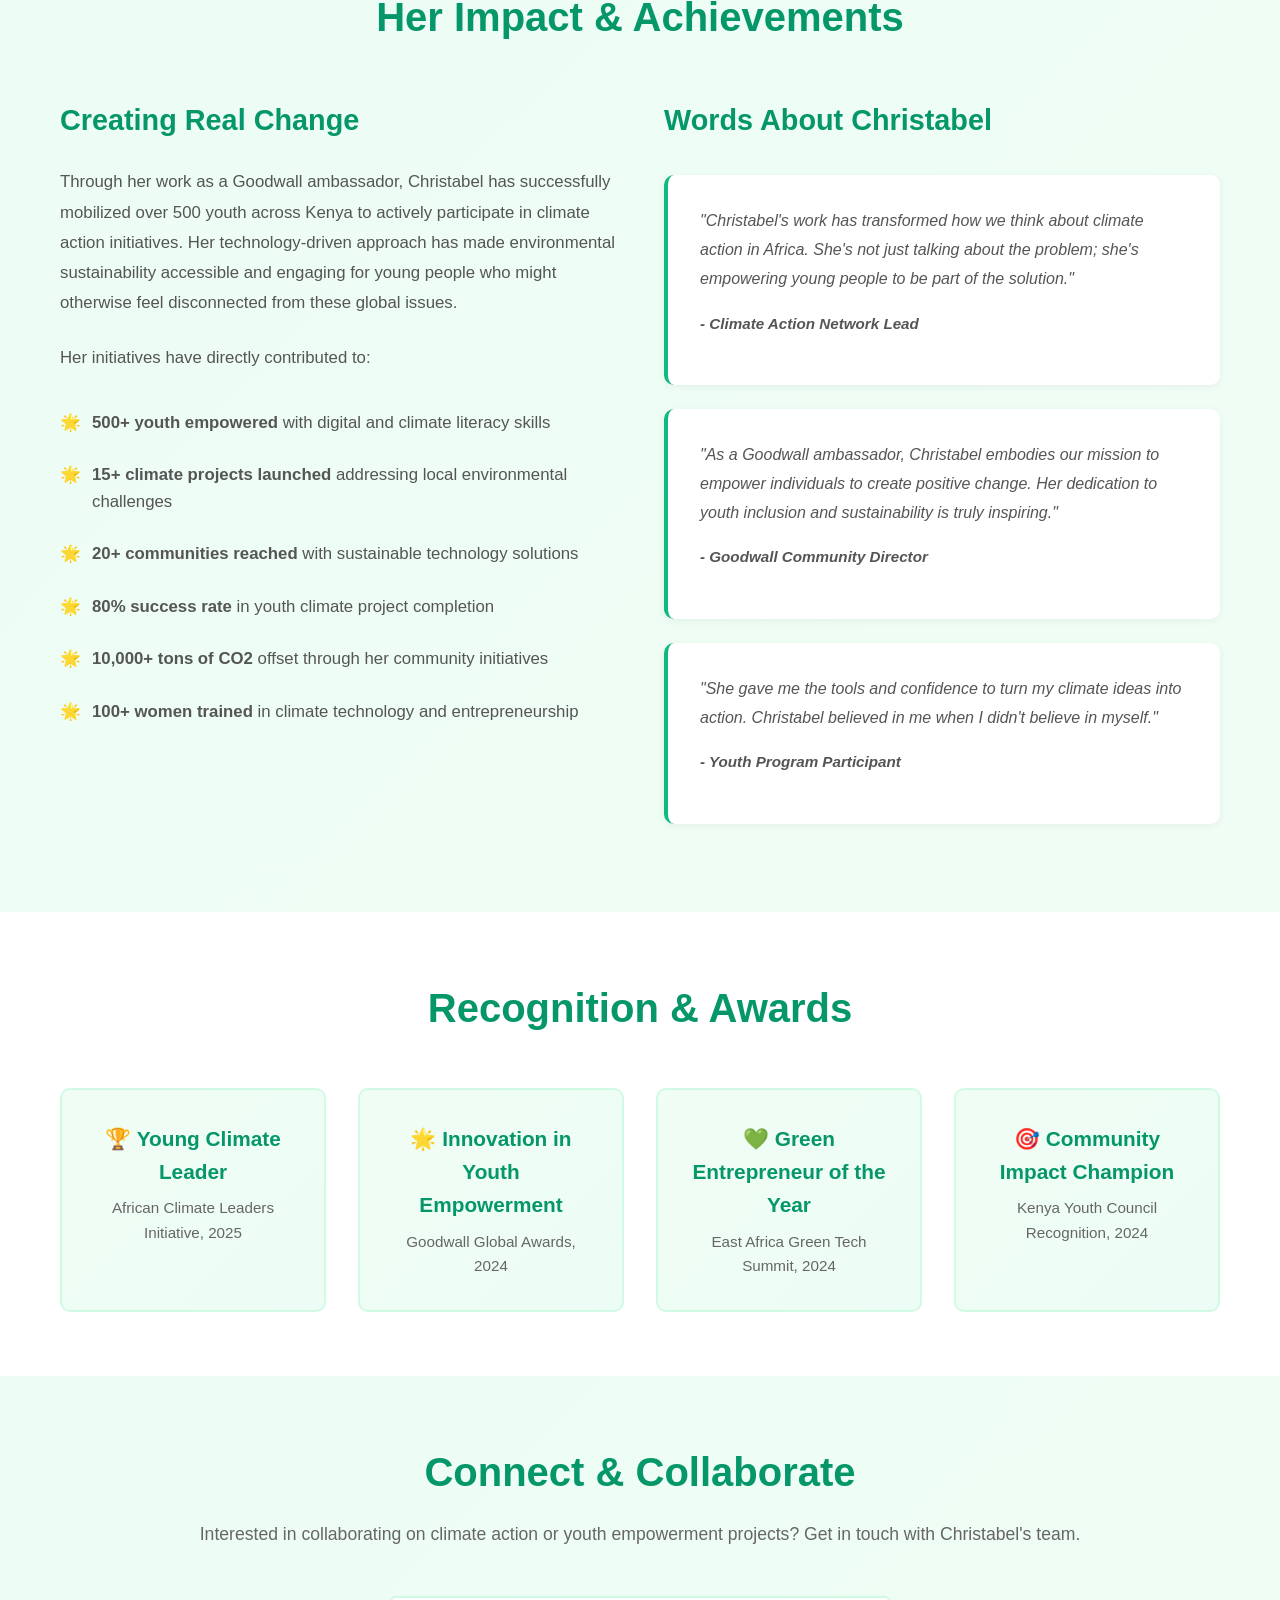
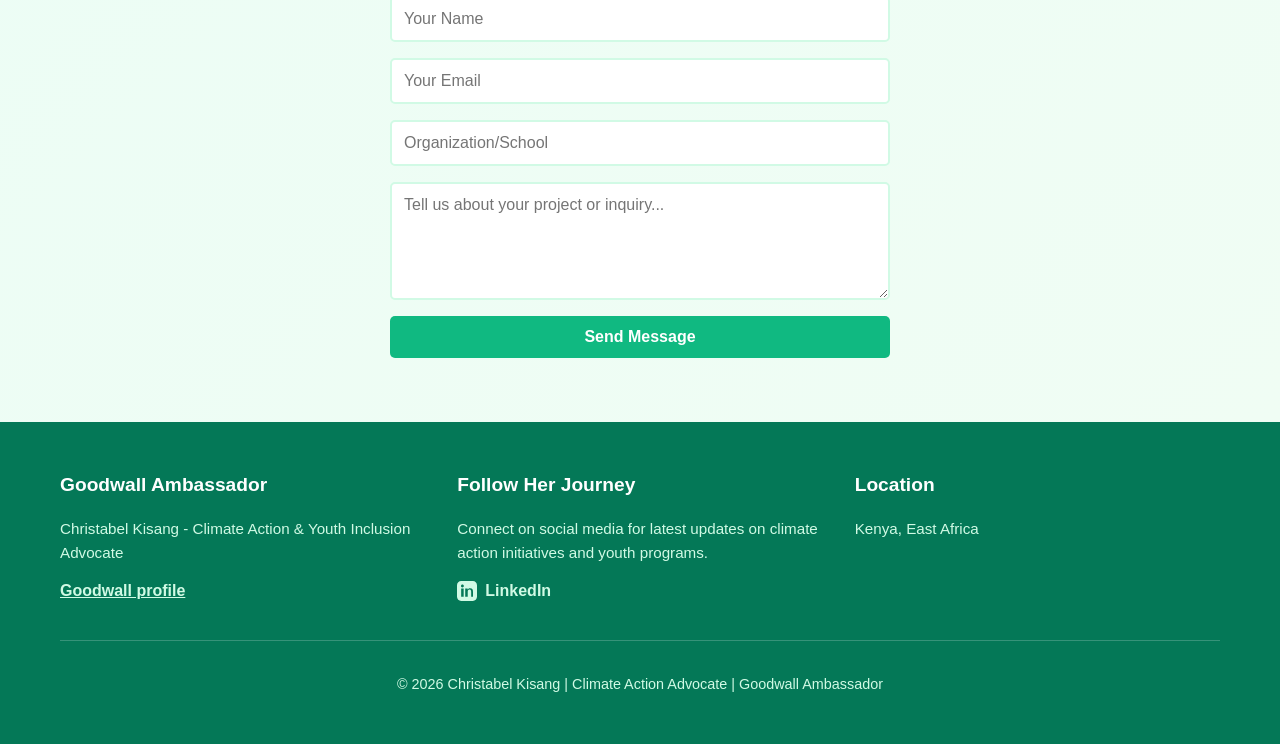
<file: Profile/christabel-kisang.html>
<!DOCTYPE html>
<html lang="en">
<head>
    <meta charset="UTF-8">
    <meta name="viewport" content="width=device-width, initial-scale=1.0">
    <title>Christabel Kisang - Climate Action & Youth Inclusion Advocate</title>
    <link rel="stylesheet" href="christabel-kisang.css">
</head>
<body>
    <header>
        <nav class="navbar">
            <div class="container">
                <h1 class="logo"></h1>
                <ul class="nav-links">
                    <li><a href="#about">About</a></li>
                    <li><a href="#mission">Mission</a></li>
                    <li><a href="#initiatives">Initiatives</a></li>
                    <li><a href="#impact">Impact</a></li>
                    <li><a href="#contact">Contact</a></li>
                </ul>
            </div>
        </nav>
        
        <section class="hero">
            <div class="hero-content">
                <h2>Christabel Kisang</h2>
                <p class="tagline">Climate Action Advocate | Youth Inclusion Leader | Technology Innovator</p>
                <p class="subtitle">Using Technology to Combat Climate Crisis and Empower African Youth</p>
                <!-- ...existing code... -->
<a href="https://linktr.ee/kristabelkenya" class="cta-button" target="_blank" rel="noopener noreferrer">Learn Her Story</a>
<!-- ...existing code... -->
            </div>
            <div class="hero-image">
                <img src="Profile.jpg" alt="Christabel Kisang" class="profile-headshot" />
            </div>
        </section>
    </header>

    <main>
        <section id="about" class="about">
            <div class="container">
                <div class="about-content">
                    <div class="about-text">
                        <h2>About Christabel Kisang</h2>
                        <p>Christabel Kisang is a passionate climate activist and Goodwall ambassador from Kenya, dedicated to bridging the gap between technology and environmental sustainability. With a deep commitment to youth empowerment, she leverages innovative digital solutions to address the urgent climate crisis while creating inclusive opportunities for young Africans.</p>
                        <p>As a vocal advocate for climate action, Christabel believes that technology should be a tool for social and environmental good. She works tirelessly to ensure that young people, particularly in underserved communities, have access to the resources, knowledge, and platforms needed to become agents of change in their communities.</p>
                        <div class="badges">
                            <span class="badge">Climate Action</span>
                            <span class="badge">Youth Empowerment</span>
                            <span class="badge">Technology Innovation</span>
                            <span class="badge">Goodwall Ambassador</span>
                        </div>
                    </div>
                    <div class="about-stats">
                        <div class="stat-card">
                            <h3>500+</h3>
                            <p>Youth Empowered</p>
                        </div>
                        <div class="stat-card">
                            <h3>15+</h3>
                            <p>Climate Projects</p>
                        </div>
                        <div class="stat-card">
                            <h3>20+</h3>
                            <p>Communities Reached</p>
                        </div>
                        <div class="stat-card">
                            <h3>2+</h3>
                            <p>Years of Impact</p>
                        </div>
                    </div>
                </div>
            </div>
        </section>

        <section id="mission" class="mission">
            <div class="container">
                <h2>Her Mission & Vision</h2>
                <div class="mission-cards">
                    <div class="mission-card">
                        <h3>🌍 Climate Crisis</h3>
                        <p>To accelerate the transition to sustainable practices through technology-driven solutions that reduce carbon footprint and promote environmental conservation across East Africa.</p>
                    </div>
                    <div class="mission-card">
                        <h3>👥 Youth Inclusion</h3>
                        <p>To empower young people with digital literacy and leadership skills, creating pathways for them to participate meaningfully in climate action and community development.</p>
                    </div>
                    <div class="mission-card">
                        <h3>💻 Technology for Good</h3>
                        <p>To democratize access to technology and innovation, ensuring that underserved communities can leverage digital tools to solve local environmental and social challenges.</p>
                    </div>
                </div>
            </div>
        </section>

        <section id="initiatives" class="initiatives">
            <div class="container">
                <h2>Key Initiatives & Projects</h2>
                <div class="initiatives-grid">
                    <div class="initiative-card">
                        <div class="initiative-icon">🌱</div>
                        <h3>Green Tech Hub</h3>
                        <p>An innovative platform connecting young environmental entrepreneurs with resources and mentorship to develop sustainable technology solutions for local climate challenges.</p>
                        <ul class="initiative-features">
                            <li>Digital literacy training</li>
                            <li>Project incubation</li>
                            <li>Funding opportunities</li>
                        </ul>
                    </div>

                    <div class="initiative-card">
                        <div class="initiative-icon">♻️</div>
                        <h3>Climate Action Network</h3>
                        <p>A community-driven initiative leveraging mobile technology to track and reduce carbon emissions, with citizen scientists from over 20 communities documenting environmental changes.</p>
                        <ul class="initiative-features">
                            <li>Mobile app for data collection</li>
                            <li>Real-time environmental monitoring</li>
                            <li>Community engagement</li>
                        </ul>
                    </div>

                    <div class="initiative-card">
                        <div class="initiative-icon">📱</div>
                        <h3>Digital Youth Leaders</h3>
                        <p>A comprehensive program introducing adolescents to digital skills and climate literacy, preparing them to be leaders in their communities and advocates for environmental sustainability.</p>
                        <ul class="initiative-features">
                            <li>Digital skills bootcamp</li>
                            <li>Climate education workshops</li>
                            <li>Leadership development</li>
                        </ul>
                    </div>

                    <div class="initiative-card">
                        <div class="initiative-icon">🤝</div>
                        <h3>Women in Climate Tech</h3>
                        <p>Dedicated to increasing women's participation in climate technology, providing mentorship and networking opportunities for young women interested in environmental innovation.</p>
                        <ul class="initiative-features">
                            <li>Mentorship programs</li>
                            <li>Networking events</li>
                            <li>Scholarship opportunities</li>
                        </ul>
                    </div>

                    <div class="initiative-card">
                        <div class="initiative-icon">🌾</div>
                        <h3>Sustainable Farming Tech</h3>
                        <p>Empowering smallholder farmers with IoT sensors and mobile applications to optimize crop yield while reducing water usage and environmental impact.</p>
                        <ul class="initiative-features">
                            <li>IoT sensor deployment</li>
                            <li>Data-driven farming</li>
                            <li>Farmer education programs</li>
                        </ul>
                    </div>

                    <div class="initiative-card">
                        <div class="initiative-icon">🎓</div>
                        <h3>Climate Education Curriculum</h3>
                        <p>Developing and implementing climate science and sustainability curricula in schools, making environmental consciousness part of mainstream education for a generation of informed youth.</p>
                        <ul class="initiative-features">
                            <li>School partnerships</li>
                            <li>Interactive learning modules</li>
                            <li>Teacher training programs</li>
                        </ul>
                    </div>
                </div>
            </div>
        </section>

        <section id="impact" class="impact">
            <div class="container">
                <h2>Her Impact & Achievements</h2>
                <div class="impact-content">
                    <div class="impact-text">
                        <h3>Creating Real Change</h3>
                        <p>Through her work as a Goodwall ambassador, Christabel has successfully mobilized over 500 youth across Kenya to actively participate in climate action initiatives. Her technology-driven approach has made environmental sustainability accessible and engaging for young people who might otherwise feel disconnected from these global issues.</p>
                        <p>Her initiatives have directly contributed to:</p>
                        <ul class="impact-list">
                            <li><strong>500+ youth empowered</strong> with digital and climate literacy skills</li>
                            <li><strong>15+ climate projects launched</strong> addressing local environmental challenges</li>
                            <li><strong>20+ communities reached</strong> with sustainable technology solutions</li>
                            <li><strong>80% success rate</strong> in youth climate project completion</li>
                            <li><strong>10,000+ tons of CO2</strong> offset through her community initiatives</li>
                            <li><strong>100+ women trained</strong> in climate technology and entrepreneurship</li>
                        </ul>
                    </div>
                    <div class="testimonials">
                        <h3>Words About Christabel</h3>
                        <div class="testimonial">
                            <p>"Christabel's work has transformed how we think about climate action in Africa. She's not just talking about the problem; she's empowering young people to be part of the solution."</p>
                            <p class="testimonial-author">- Climate Action Network Lead</p>
                        </div>
                        <div class="testimonial">
                            <p>"As a Goodwall ambassador, Christabel embodies our mission to empower individuals to create positive change. Her dedication to youth inclusion and sustainability is truly inspiring."</p>
                            <p class="testimonial-author">- Goodwall Community Director</p>
                        </div>
                        <div class="testimonial">
                            <p>"She gave me the tools and confidence to turn my climate ideas into action. Christabel believed in me when I didn't believe in myself."</p>
                            <p class="testimonial-author">- Youth Program Participant</p>
                        </div>
                    </div>
                </div>
            </div>
        </section>

        <section class="recognition">
            <div class="container">
                <h2>Recognition & Awards</h2>
                <div class="awards-grid">
                    <div class="award">
                        <h4>🏆 Young Climate Leader</h4>
                        <p>African Climate Leaders Initiative, 2025</p>
                    </div>
                    <div class="award">
                        <h4>🌟 Innovation in Youth Empowerment</h4>
                        <p>Goodwall Global Awards, 2024</p>
                    </div>
                    <div class="award">
                        <h4>💚 Green Entrepreneur of the Year</h4>
                        <p>East Africa Green Tech Summit, 2024</p>
                    </div>
                    <div class="award">
                        <h4>🎯 Community Impact Champion</h4>
                        <p>Kenya Youth Council Recognition, 2024</p>
                    </div>
                </div>
            </div>
        </section>

        <section id="contact" class="contact">
            <div class="container">
                <h2>Connect & Collaborate</h2>
                <p>Interested in collaborating on climate action or youth empowerment projects? Get in touch with Christabel's team.</p>
                <form class="contact-form">
                    <input type="text" placeholder="Your Name" required>
                    <input type="email" placeholder="Your Email" required>
                    <input type="text" placeholder="Organization/School" required>
                    <textarea placeholder="Tell us about your project or inquiry..." rows="5" required></textarea>
                    <button type="submit" class="submit-button">Send Message</button>
                </form>
            </div>
        </section>
    </main>

    <footer>
        <div class="container">
            <div class="footer-content">
                <div class="footer-section">
                    <h4>Goodwall Ambassador</h4>
                    <p>Christabel Kisang - Climate Action & Youth Inclusion Advocate</p>
                    <a class="footer-link" href="https://www.goodwall.io/christabel-kisang-90d8?lang=en" target="_blank" rel="noopener noreferrer">Goodwall profile</a>
                </div>
                <div class="footer-section">
                    <h4>Follow Her Journey</h4>
                    <p>Connect on social media for latest updates on climate action initiatives and youth programs.</p>
                    <a class="social-link" href="https://www.linkedin.com/in/kristabelk/" target="_blank" rel="noopener noreferrer">
                        <svg viewBox="0 0 24 24" aria-hidden="true" focusable="false" xmlns="http://www.w3.org/2000/svg">
                            <path d="M19 0h-14c-2.761 0-5 2.239-5 5v14c0 2.761 2.239 5 5 5h14c2.761 0 5-2.239 5-5v-14c0-2.761-2.239-5-5-5zm-11 19h-3v-10h3v10zm-1.5-11.268c-.966 0-1.75-.784-1.75-1.75s.784-1.75 1.75-1.75 1.75.784 1.75 1.75-.784 1.75-1.75 1.75zm13.5 11.268h-3v-5.5c0-1.379-.028-3.152-1.918-3.152-1.919 0-2.212 1.497-2.212 3.043v5.609h-3v-10h2.879v1.367h.041c.401-.759 1.377-1.558 2.835-1.558 3.03 0 3.586 1.996 3.586 4.59v5.601z"/>
                        </svg>
                        <span>LinkedIn</span>
                    </a>
                </div>
                <div class="footer-section">
                    <h4>Location</h4>
                    <p>Kenya, East Africa</p>
                </div>
            </div>
            <hr>
            <p class="footer-bottom">&copy; 2026 Christabel Kisang | Climate Action Advocate | Goodwall Ambassador</p>
        </div>
    </footer>
</body>
</html>
</file>
<file: goodwall.css>
* {
    margin: 0;
    padding: 0;
    box-sizing: border-box;
}

body {
    font-family: 'Segoe UI', Tahoma, Geneva, Verdana, sans-serif;
    line-height: 1.6;
    color: #333;
}

.container {
    max-width: 1200px;
    margin: 0 auto;
    padding: 0 20px;
}

/* Header and Navigation */
header {
    background: linear-gradient(135deg, #667eea 0%, #764ba2 100%);
    color: white;
}

.navbar {
    display: flex;
    justify-content: space-between;
    align-items: center;
    padding: 1rem 0;
    background-color: rgba(0, 0, 0, 0.1);
}

.navbar .container {
    display: flex;
    justify-content: space-between;
    align-items: center;
    width: 100%;
}

.logo {
    font-size: 1.8rem;
    font-weight: bold;
    letter-spacing: 2px;
}

.nav-links {
    display: flex;
    list-style: none;
    gap: 2rem;
}

.nav-links a {
    color: white;
    text-decoration: none;
    transition: opacity 0.3s ease;
}

.nav-links a:hover {
    opacity: 0.8;
}

/* Hero Section */
.hero {
    text-align: center;
    padding: 6rem 2rem;
    background: linear-gradient(135deg, #667eea 0%, #764ba2 100%);
    color: white;
}

.hero-content h2 {
    font-size: 3rem;
    margin-bottom: 1rem;
    animation: fadeInDown 0.8s ease;
}

.hero-content p {
    font-size: 1.3rem;
    margin-bottom: 2rem;
    opacity: 0.95;
    animation: fadeInUp 0.8s ease;
}

.cta-button {
    padding: 12px 40px;
    font-size: 1.1rem;
    background-color: #ff6b6b;
    color: white;
    border: none;
    border-radius: 5px;
    cursor: pointer;
    transition: all 0.3s ease;
    font-weight: bold;
}

.cta-button:hover {
    background-color: #ff5252;
    transform: translateY(-3px);
    box-shadow: 0 10px 20px rgba(0, 0, 0, 0.2);
}

/* About Section */
.about {
    padding: 4rem 2rem;
    background-color: #f8f9fa;
    text-align: center;
}

.about h2 {
    font-size: 2.5rem;
    margin-bottom: 2rem;
    color: #333;
}

.about p {
    font-size: 1.1rem;
    max-width: 800px;
    margin: 0 auto;
    line-height: 1.8;
    color: #555;
}

/* Features Section */
.features {
    padding: 4rem 2rem;
}

.features h2 {
    font-size: 2.5rem;
    text-align: center;
    margin-bottom: 3rem;
    color: #333;
}

.features-grid {
    display: grid;
    grid-template-columns: repeat(auto-fit, minmax(300px, 1fr));
    gap: 2rem;
}

.feature-card {
    background: white;
    padding: 2rem;
    border-radius: 8px;
    box-shadow: 0 4px 6px rgba(0, 0, 0, 0.1);
    transition: all 0.3s ease;
    text-align: center;
}

.feature-card:hover {
    transform: translateY(-10px);
    box-shadow: 0 8px 15px rgba(0, 0, 0, 0.2);
}

.feature-card h3 {
    color: #667eea;
    margin-bottom: 1rem;
    font-size: 1.4rem;
}

.feature-card p {
    color: #666;
    line-height: 1.6;
}

/* Mission Section */
.mission {
    padding: 4rem 2rem;
    background: linear-gradient(135deg, #667eea 0%, #764ba2 100%);
    color: white;
    text-align: center;
}

.mission h2 {
    font-size: 2.5rem;
    margin-bottom: 2rem;
}

.mission p {
    font-size: 1.1rem;
    max-width: 800px;
    margin: 0 auto 3rem;
    line-height: 1.8;
}

.mission-values {
    display: grid;
    grid-template-columns: repeat(auto-fit, minmax(250px, 1fr));
    gap: 2rem;
    margin-top: 2rem;
}

.value {
    background-color: rgba(255, 255, 255, 0.1);
    padding: 2rem;
    border-radius: 8px;
    backdrop-filter: blur(10px);
}

.value h4 {
    font-size: 1.5rem;
    margin-bottom: 1rem;
}

.value p {
    font-size: 1rem;
    opacity: 0.9;
}

/* Contact Section */
.contact {
    padding: 4rem 2rem;
    background-color: #f8f9fa;
    text-align: center;
}

.contact h2 {
    font-size: 2.5rem;
    margin-bottom: 1rem;
    color: #333;
}

.contact > .container > p {
    font-size: 1.1rem;
    margin-bottom: 3rem;
    color: #666;
}

.contact-form {
    display: flex;
    flex-direction: column;
    max-width: 500px;
    margin: 0 auto;
    gap: 1rem;
}

.contact-form input,
.contact-form textarea {
    padding: 12px;
    font-size: 1rem;
    border: 2px solid #ddd;
    border-radius: 5px;
    font-family: inherit;
    transition: border-color 0.3s ease;
}

.contact-form input:focus,
.contact-form textarea:focus {
    outline: none;
    border-color: #667eea;
}

.submit-button {
    padding: 12px 30px;
    font-size: 1rem;
    background-color: #667eea;
    color: white;
    border: none;
    border-radius: 5px;
    cursor: pointer;
    transition: all 0.3s ease;
    font-weight: bold;
}

.submit-button:hover {
    background-color: #5568d3;
    transform: translateY(-2px);
    box-shadow: 0 5px 15px rgba(102, 126, 234, 0.4);
}

/* Footer */
footer {
    background-color: #333;
    color: white;
    text-align: center;
    padding: 2rem;
}

footer p {
    margin: 0.5rem 0;
    font-size: 0.95rem;
}

/* Animations */
@keyframes fadeInDown {
    from {
        opacity: 0;
        transform: translateY(-30px);
    }
    to {
        opacity: 1;
        transform: translateY(0);
    }
}

@keyframes fadeInUp {
    from {
        opacity: 0;
        transform: translateY(30px);
    }
    to {
        opacity: 1;
        transform: translateY(0);
    }
}

/* Responsive Design */
@media (max-width: 768px) {
    .nav-links {
        gap: 1rem;
    }

    .hero-content h2 {
        font-size: 2rem;
    }

    .hero-content p {
        font-size: 1.1rem;
    }

    .about h2,
    .features h2,
    .mission h2,
    .contact h2 {
        font-size: 2rem;
    }

    .features-grid {
        grid-template-columns: 1fr;
    }

    .mission-values {
        grid-template-columns: 1fr;
    }
}

@media (max-width: 480px) {
    .nav-links {
        flex-direction: column;
        gap: 0.5rem;
    }

    .hero-content h2 {
        font-size: 1.5rem;
    }

    .cta-button {
        padding: 10px 25px;
        font-size: 1rem;
    }
}
</file>
<file: ndex.css>
/* ============================================================
   KABARAK ALERT COMMAND — ADMIN DASHBOARD CSS
   Theme: Industrial Command Center / Mission-Critical
   ============================================================ */

@import url('https://fonts.googleapis.com/css2?family=Rajdhani:wght@400;500;600;700&family=Share+Tech+Mono&family=Inter:wght@300;400;500;600&display=swap');

/* ── CSS Variables ─────────────────────────────────────────── */
:root {
  --bg-base:        #f8f7f5;
  --bg-panel:       #f7f8fb;
  --bg-card:        rgba(255,255,255,0.92);
  --bg-elevated:    #f0f2f6;
  --border:         rgba(0,0,0,0.08);
  --border-bright:  rgba(0,0,0,0.12);

  /* Alert Colors */
  --red:            #e8213a;
  --red-glow:       rgba(232, 33, 58, 0.25);
  --red-dim:        rgba(232, 33, 58, 0.08);
  --red-mid:        rgba(232, 33, 58, 0.15);

  --blue:           #1a8fff;
  --blue-glow:      rgba(26, 143, 255, 0.25);
  --blue-dim:       rgba(26, 143, 255, 0.08);
  --blue-mid:       rgba(26, 143, 255, 0.15);

  --yellow:         #f5a623;
  --yellow-glow:    rgba(245, 166, 35, 0.25);
  --yellow-dim:     rgba(245, 166, 35, 0.08);
  --yellow-mid:     rgba(245, 166, 35, 0.15);

  /* Text */
  --text-primary:   #0b1b2d;
  --text-secondary: #52627a;
  --text-dim:       #6a7b8d;

  /* Fonts */
  --font-display:   'Rajdhani', sans-serif;
  --font-mono:      'Share Tech Mono', monospace;
  --font-body:      'Inter', sans-serif;

  /* Sizing */
  --sidebar-w:      260px;
  --radius:         8px;
  --radius-lg:      14px;
}

/* ── Reset & Base ───────────────────────────────────────────── */
*, *::before, *::after { box-sizing: border-box; margin: 0; padding: 0; }

html { scroll-behavior: smooth; }

body {
  font-family: var(--font-body);
  font-size: 19px;
  line-height: 1.55;
  background: var(--bg-base);
  color: var(--text-primary);
  min-height: 100vh;
  overflow-x: hidden;
  display: flex;
}

.alert-sections {
  display: flex;
  flex-direction: column;
  gap: 16px;
  padding: 0 20px 20px;
}

.alert-section {
  border: 1px solid var(--border);
  border-radius: var(--radius);
  overflow: hidden;
  background: var(--bg-elevated);
}

.alert-section-title {
  padding: 14px 16px;
  font-family: var(--font-display);
  font-size: 14px;
  font-weight: 700;
  letter-spacing: 0.04em;
  color: var(--text-primary);
  border-bottom: 1px solid var(--border);
}

.alert-section.security .alert-section-title { background: rgba(232,33,58,0.08); color: var(--red); }
.alert-section.medical .alert-section-title  { background: rgba(26,143,255,0.08); color: var(--blue); }
.alert-section.fire .alert-section-title     { background: rgba(245,166,35,0.08); color: var(--yellow); }

.alert-list {
  max-height: 260px;
  overflow-y: auto;
}

.alert-empty {
  padding: 28px 18px;
  text-align: center;
  font-family: var(--font-mono);
  font-size: 12px;
  color: var(--text-dim);
}

/* ── Scrollbar ──────────────────────────────────────────────── */
::-webkit-scrollbar { width: 4px; }
::-webkit-scrollbar-track { background: transparent; }
::-webkit-scrollbar-thumb { background: var(--border-bright); border-radius: 2px; }

/* ── Sidebar ────────────────────────────────────────────────── */
.sidebar {
  width: var(--sidebar-w);
  min-height: 100vh;
  background: var(--bg-panel);
  border-right: 1px solid var(--border);
  display: flex;
  flex-direction: column;
  position: fixed;
  top: 0; left: 0;
  z-index: 100;
  padding: 0 0 24px;
}

.sidebar-logo {
  padding: 24px 20px 20px;
  border-bottom: 1px solid var(--border);
  display: flex;
  align-items: center;
  gap: 12px;
}

.logo-icon {
  width: 40px; height: 40px;
  background: var(--red-dim);
  border: 1px solid var(--red);
  border-radius: var(--radius);
  display: grid;
  place-items: center;
  font-size: 18px;
  box-shadow: 0 0 16px var(--red-glow);
  flex-shrink: 0;
}

.logo-text {
  font-family: var(--font-display);
  font-size: 16px;
  font-weight: 700;
  letter-spacing: 0.05em;
  color: var(--text-primary);
  line-height: 1.2;
}

.logo-sub {
  font-family: var(--font-mono);
  font-size: 9px;
  color: var(--red);
  letter-spacing: 0.12em;
  text-transform: uppercase;
}

.sidebar-section {
  padding: 20px 12px 8px;
}

.sidebar-section-label {
  font-family: var(--font-mono);
  font-size: 9px;
  letter-spacing: 0.18em;
  color: var(--text-dim);
  text-transform: uppercase;
  padding: 0 8px;
  margin-bottom: 6px;
}

.nav-item {
  display: flex;
  align-items: center;
  gap: 10px;
  padding: 9px 12px;
  border-radius: var(--radius);
  cursor: pointer;
  font-size: 13.5px;
  font-weight: 500;
  color: var(--text-secondary);
  transition: all 0.2s;
  position: relative;
  margin-bottom: 2px;
}

.nav-item:hover {
  background: var(--bg-elevated);
  color: var(--text-primary);
}

.nav-item.active {
  background: var(--red-dim);
  color: var(--text-primary);
  border: 1px solid rgba(232,33,58,0.2);
}

.nav-item.active::before {
  content: '';
  position: absolute;
  left: 0; top: 50%;
  transform: translateY(-50%);
  width: 3px; height: 60%;
  background: var(--red);
  border-radius: 0 2px 2px 0;
  box-shadow: 0 0 8px var(--red-glow);
}

.nav-icon { font-size: 15px; width: 18px; text-align: center; }

.nav-badge {
  margin-left: auto;
  font-family: var(--font-mono);
  font-size: 10px;
  padding: 2px 7px;
  border-radius: 20px;
  font-weight: 600;
}

.nav-badge.red   { background: var(--red-dim);    color: var(--red);    border: 1px solid rgba(232,33,58,0.3); }
.nav-badge.blue  { background: var(--blue-dim);   color: var(--blue);   border: 1px solid rgba(26,143,255,0.3); }
.nav-badge.yellow{ background: var(--yellow-dim); color: var(--yellow); border: 1px solid rgba(245,166,35,0.3); }

@keyframes pulse-dot {
  0%, 100% { opacity: 1; }
  50% { opacity: 0.4; }
}

/* ── Main Content ───────────────────────────────────────────── */
.main {
  margin-left: var(--sidebar-w);
  flex: 1;
  display: flex;
  flex-direction: column;
  min-height: 100vh;
}

/* ── Topbar ─────────────────────────────────────────────────── */
.topbar {
  height: 64px;
  background: var(--bg-panel);
  border-bottom: 1px solid var(--border);
  display: flex;
  align-items: center;
  padding: 0 28px;
  gap: 16px;
  position: sticky;
  top: 0;
  z-index: 50;
}

.topbar-title {
  font-family: var(--font-display);
  font-size: 20px;
  font-weight: 700;
  letter-spacing: 0.04em;
  flex: 1;
}

.topbar-time {
  font-family: var(--font-mono);
  font-size: 13px;
  color: var(--text-secondary);
  letter-spacing: 0.08em;
}

.topbar-role {
  font-family: var(--font-display);
  font-size: 13px;
  font-weight: 700;
  color: var(--text-secondary);
  letter-spacing: 0.04em;
  display: flex;
  align-items: center;
  gap: 6px;
}

.topbar-actions { display: flex; align-items: center; gap: 10px; }

.btn-icon {
  width: 36px; height: 36px;
  border-radius: var(--radius);
  background: var(--bg-card);
  border: 1px solid var(--border-bright);
  display: grid; place-items: center;
  cursor: pointer;
  font-size: 15px;
  color: var(--text-secondary);
  transition: all 0.2s;
}

.btn-icon:hover { background: var(--bg-elevated); color: var(--text-primary); }

.alert-bell { position: relative; }
.bell-dot {
  position: absolute;
  top: 6px; right: 6px;
  width: 7px; height: 7px;
  background: var(--red);
  border-radius: 50%;
  border: 1.5px solid var(--bg-panel);
  box-shadow: 0 0 6px var(--red);
  animation: pulse-dot 1.5s infinite;
}

.admin-avatar {
  width: 36px; height: 36px;
  border-radius: var(--radius);
  background: var(--red-dim);
  border: 1px solid rgba(232,33,58,0.4);
  display: grid; place-items: center;
  font-family: var(--font-display);
  font-size: 14px;
  font-weight: 700;
  color: var(--red);
  cursor: pointer;
  letter-spacing: 0.04em;
}

/* ── Content Grid ───────────────────────────────────────────── */
.content {
  padding: 28px;
  display: grid;
  gap: 24px;
}

/* ── Stat Cards ─────────────────────────────────────────────── */
.stats-row {
  display: grid;
  grid-template-columns: repeat(4, 1fr);
  gap: 16px;
}

.stat-card {
  background: var(--bg-card);
  border: 1px solid var(--border);
  border-radius: var(--radius-lg);
  padding: 20px;
  position: relative;
  overflow: hidden;
  transition: transform 0.2s, box-shadow 0.2s;
}

.stat-card:hover { transform: translateY(-2px); }

.stat-card::before {
  content: '';
  position: absolute;
  inset: 0;
  border-radius: var(--radius-lg);
  opacity: 0;
  transition: opacity 0.3s;
}

.stat-card:hover::before { opacity: 1; }

.stat-card.red   { border-color: rgba(232,33,58,0.3);    box-shadow: 0 0 24px var(--red-dim);    }
.stat-card.blue  { border-color: rgba(26,143,255,0.3);   box-shadow: 0 0 24px var(--blue-dim);   }
.stat-card.yellow{ border-color: rgba(245,166,35,0.3);   box-shadow: 0 0 24px var(--yellow-dim); }
.stat-card.total { border-color: rgba(255,255,255,0.1);  }

.stat-card.red::before    { background: linear-gradient(135deg, var(--red-dim), transparent); }
.stat-card.blue::before   { background: linear-gradient(135deg, var(--blue-dim), transparent); }
.stat-card.yellow::before { background: linear-gradient(135deg, var(--yellow-dim), transparent); }

.stat-header {
  display: flex; justify-content: space-between; align-items: flex-start;
  margin-bottom: 14px;
}

.stat-label {
  font-family: var(--font-mono);
  font-size: 10px;
  letter-spacing: 0.14em;
  text-transform: uppercase;
  color: var(--text-secondary);
}

.stat-icon {
  width: 36px; height: 36px;
  border-radius: var(--radius);
  display: grid; place-items: center;
  font-size: 16px;
}

.stat-icon.red    { background: var(--red-dim);    border: 1px solid rgba(232,33,58,0.3);    box-shadow: 0 0 12px var(--red-glow);    }
.stat-icon.blue   { background: var(--blue-dim);   border: 1px solid rgba(26,143,255,0.3);   box-shadow: 0 0 12px var(--blue-glow);   }
.stat-icon.yellow { background: var(--yellow-dim); border: 1px solid rgba(245,166,35,0.3);   box-shadow: 0 0 12px var(--yellow-glow); }
.stat-icon.total  { background: var(--bg-elevated); border: 1px solid var(--border-bright);  }

.stat-value {
  font-family: var(--font-display);
  font-size: 38px;
  font-weight: 700;
  line-height: 1;
  letter-spacing: -0.01em;
  margin-bottom: 6px;
}

.stat-value.red    { color: var(--red);    text-shadow: 0 0 20px var(--red-glow);    }
.stat-value.blue   { color: var(--blue);   text-shadow: 0 0 20px var(--blue-glow);   }
.stat-value.yellow { color: var(--yellow); text-shadow: 0 0 20px var(--yellow-glow); }

.stat-sub {
  font-size: 11.5px;
  color: var(--text-dim);
  font-weight: 400;
}

.stat-trend {
  display: inline-flex;
  align-items: center;
  gap: 3px;
  font-size: 10px;
  font-weight: 600;
  font-family: var(--font-mono);
  margin-top: 4px;
}

.stat-trend.up   { color: var(--red);    }
.stat-trend.down { color: #22c55e; }

/* ── Two-Column Grid ────────────────────────────────────────── */
.two-col {
  display: grid;
  grid-template-columns: 1fr;
  gap: 24px;
}

/* ── Panel Base ─────────────────────────────────────────────── */
.panel {
  background: var(--bg-card);
  border: 1px solid var(--border);
  border-radius: var(--radius-lg);
  overflow: hidden;
}

.panel-header {
  padding: 16px 20px;
  border-bottom: 1px solid var(--border);
  display: flex;
  align-items: center;
  justify-content: space-between;
}

.panel-title {
  font-family: var(--font-display);
  font-size: 15px;
  font-weight: 600;
  letter-spacing: 0.04em;
  display: flex; align-items: center; gap: 8px;
}

.panel-actions { display: flex; gap: 8px; }

.btn-sm {
  padding: 5px 12px;
  border-radius: 6px;
  font-size: 11.5px;
  font-weight: 500;
  cursor: pointer;
  transition: all 0.2s;
  border: 1px solid var(--border-bright);
  background: var(--bg-elevated);
  color: var(--text-secondary);
  font-family: var(--font-body);
}

.btn-sm:hover { color: var(--text-primary); background: var(--bg-panel); }

.btn-sm.primary {
  background: var(--red-dim);
  border-color: rgba(232,33,58,0.4);
  color: var(--red);
}

.btn-sm.primary:hover { background: var(--red-mid); color: #fff; }
/* ── Dispatch Orders Panel ─────────────────────────────────── */
#dispatch-orders .panel-body {
  padding: 20px;
  display: flex;
  flex-direction: column;
  gap: 14px;
}

#dispatchLog {
  background: var(--bg-elevated);
  border: 1px solid var(--border);
  border-radius: var(--radius);
  padding: 12px;
  font-family: var(--font-mono);
  font-size: 12px;
  color: var(--text-secondary);
}
.dispatch-entry {
  padding: 6px 8px;
  border-bottom: 1px solid var(--border);
  font-size: 12.5px;
  font-family: var(--font-mono);
  color: var(--text-primary);
}
.feed-item.dispatch {
  background-color: #f0fff0; /* light green background */
  border-left: 3px solid #28a745; /* green accent */
}

.feed-item.dispatch .feed-msg {
  color: #155724; /* darker green text */
  font-weight: bold;
}

/* ── Alert Table ────────────────────────────────────────────── */
.alert-table { width: 100%; }

.table-head {
  display: grid;
  grid-template-columns: 90px 1fr 140px 120px 100px;
  padding: 10px 20px;
  border-bottom: 1px solid var(--border);
  font-family: var(--font-mono);
  font-size: 9.5px;
  letter-spacing: 0.14em;
  text-transform: uppercase;
  color: var(--text-dim);
}

.alert-row {
  display: grid;
  grid-template-columns: 90px 1fr 140px 120px 100px;
  padding: 13px 20px;
  border-bottom: 1px solid var(--border);
  align-items: center;
  font-size: 13px;
  transition: background 0.15s;
  animation: slideIn 0.3s ease-out;
}

.alert-list { max-height: 420px; overflow-y: auto; }

@keyframes slideIn {
  from { opacity: 0; transform: translateY(-6px); }
  to   { opacity: 1; transform: translateY(0); }
}

.alert-row:hover { background: var(--bg-elevated); }
.alert-row.muted { opacity: 0.45; }
.alert-row.muted:hover { background: var(--bg-elevated); }
.alert-row:last-child { border-bottom: none; }

.alert-type-badge {
  display: inline-flex;
  align-items: center;
  gap: 5px;
  padding: 3px 9px;
  border-radius: 20px;
  font-size: 10.5px;
  font-weight: 600;
  font-family: var(--font-mono);
  text-transform: uppercase;
  letter-spacing: 0.06em;
  white-space: nowrap;
}

.alert-type-badge.security { background: var(--red-dim);    border: 1px solid rgba(232,33,58,0.35);    color: var(--red);    box-shadow: 0 0 8px var(--red-dim); }
.alert-type-badge.medical  { background: var(--blue-dim);   border: 1px solid rgba(26,143,255,0.35);   color: var(--blue);   box-shadow: 0 0 8px var(--blue-dim); }
.alert-type-badge.fire     { background: var(--yellow-dim); border: 1px solid rgba(245,166,35,0.35);   color: var(--yellow); box-shadow: 0 0 8px var(--yellow-dim); }

.alert-desc { color: var(--text-primary); font-size: 13px; }
.alert-desc span { display: block; font-size: 11px; color: var(--text-dim); margin-top: 2px; }

.alert-location {
  font-family: var(--font-mono);
  font-size: 11px;
  color: var(--text-secondary);
}

.alert-time {
  font-family: var(--font-mono);
  font-size: 11px;
  color: var(--text-dim);
}

.status-chip {
  padding: 3px 8px;
  border-radius: 20px;
  font-size: 10px;
  font-weight: 600;
  text-transform: uppercase;
  letter-spacing: 0.06em;
  font-family: var(--font-mono);
}

.status-chip.active   { background: rgba(232,33,58,0.15); color: var(--red);    border: 1px solid rgba(232,33,58,0.3);  animation: blink 2s infinite; }
.status-chip.pending  { background: rgba(245,166,35,0.12); color: var(--yellow); border: 1px solid rgba(245,166,35,0.3); }
.status-chip.resolved { background: rgba(34,197,94,0.1);  color: #4ade80;       border: 1px solid rgba(34,197,94,0.3);  }

@keyframes blink {
  0%, 100% { opacity: 1; }
  50% { opacity: 0.5; }
}

.btn-action {
  padding: 5px 10px;
  font-size: 11px;
  font-family: var(--font-mono);
  border-radius: 6px;
  cursor: pointer;
  background: var(--bg-elevated);
  border: 1px solid var(--border-bright);
  color: var(--text-secondary);
  transition: all 0.2s;
  margin-left: 6px;
}

.btn-action:first-child { margin-left: 0; }

.btn-action:hover { background: var(--bg-panel); }

.btn-respond { border-color: rgba(232,33,58,0.4); }
.btn-respond:hover { background: rgba(232,33,58,0.1); color: var(--red); }

.btn-action:disabled {
  opacity: 0.45;
  cursor: not-allowed;
}

.alert-row.flash {
  animation: flashRow 0.55s ease;
}

@keyframes flashRow {
  0% { transform: translateX(0); background: rgba(34,197,94,0.1); }
  40% { transform: translateX(6px); background: rgba(34,197,94,0.15); }
  80% { transform: translateX(-6px); background: rgba(34,197,94,0.12); }
  100% { transform: translateX(0); background: transparent; }
}

/* ── Submit Alert Form ──────────────────────────────────────── */
.form-body { padding: 20px; }

.form-group { margin-bottom: 16px; }

.form-label {
  display: block;
  font-family: var(--font-mono);
  font-size: 9.5px;
  letter-spacing: 0.14em;
  text-transform: uppercase;
  color: var(--text-secondary);
  margin-bottom: 7px;
}

.form-input, .form-select, .form-textarea {
  width: 100%;
  background: var(--bg-elevated);
  border: 1px solid var(--border-bright);
  border-radius: var(--radius);
  color: var(--text-primary);
  font-size: 13.5px;
  font-family: var(--font-body);
  transition: border-color 0.2s, box-shadow 0.2s;
  outline: none;
  padding: 10px 13px;
}

.form-input::placeholder, .form-textarea::placeholder { color: var(--text-dim); }

.form-input:focus, .form-select:focus, .form-textarea:focus {
  border-color: rgba(232,33,58,0.5);
  box-shadow: 0 0 0 3px var(--red-dim);
}

.form-select { cursor: pointer; appearance: none; background-image: url("data:image/svg+xml,%3Csvg xmlns='http://www.w3.org/2000/svg' width='12' height='8' viewBox='0 0 12 8'%3E%3Cpath d='M1 1l5 5 5-5' stroke='%237a8899' stroke-width='1.5' fill='none' stroke-linecap='round'/%3E%3C/svg%3E"); background-repeat: no-repeat; background-position: right 12px center; padding-right: 32px; }

.form-select option { background: var(--bg-elevated); }

.form-textarea { resize: vertical; min-height: 80px; line-height: 1.5; }

/* Alert type selector */
.type-selector {
  display: grid;
  grid-template-columns: repeat(3, 1fr);
  gap: 8px;
}

.type-btn {
  padding: 10px 8px;
  border-radius: var(--radius);
  border: 1px solid var(--border-bright);
  background: var(--bg-elevated);
  cursor: pointer;
  text-align: center;
  transition: all 0.2s;
  font-family: var(--font-display);
  font-size: 13px;
  font-weight: 600;
  color: var(--text-secondary);
  letter-spacing: 0.04em;
}

.type-btn .type-emoji { font-size: 18px; display: block; margin-bottom: 4px; }

.type-btn.security { border-color: rgba(232,33,58,0.2); }
.type-btn.medical  { border-color: rgba(26,143,255,0.2); }
.type-btn.fire     { border-color: rgba(245,166,35,0.2); }

.type-btn.security.selected, .type-btn.security:hover {
  background: var(--red-dim); color: var(--red);
  border-color: rgba(232,33,58,0.5); box-shadow: 0 0 12px var(--red-dim);
}
.type-btn.medical.selected, .type-btn.medical:hover {
  background: var(--blue-dim); color: var(--blue);
  border-color: rgba(26,143,255,0.5); box-shadow: 0 0 12px var(--blue-dim);
}
.type-btn.fire.selected, .type-btn.fire:hover {
  background: var(--yellow-dim); color: var(--yellow);
  border-color: rgba(245,166,35,0.5); box-shadow: 0 0 12px var(--yellow-dim);
}

/* Location capture */
.loc-row { display: flex; gap: 8px; }
.loc-row .form-input { flex: 1; }

.btn-loc {
  padding: 10px 12px;
  border-radius: var(--radius);
  border: 1px solid rgba(26,143,255,0.4);
  background: var(--blue-dim);
  color: var(--blue);
  font-size: 15px;
  cursor: pointer;
  transition: all 0.2s;
  white-space: nowrap;
}

.btn-loc:hover { background: var(--blue-mid); box-shadow: 0 0 12px var(--blue-glow); }

.btn-submit {
  width: 100%;
  padding: 13px;
  border-radius: var(--radius);
  border: 1px solid rgba(232,33,58,0.5);
  background: var(--red-mid);
  color: var(--red);
  font-family: var(--font-display);
  font-size: 15px;
  font-weight: 700;
  letter-spacing: 0.1em;
  text-transform: uppercase;
  cursor: pointer;
  transition: all 0.25s;
  margin-top: 4px;
}

.btn-submit:hover {
  background: var(--red);
  color: #fff;
  box-shadow: 0 4px 20px var(--red-glow);
}

/* Success banner */
.success-banner {
  display: none;
  align-items: center;
  gap: 10px;
  padding: 12px 16px;
  background: rgba(34,197,94,0.1);
  border: 1px solid rgba(34,197,94,0.3);
  border-radius: var(--radius);
  margin-top: 12px;
  font-size: 13px;
  color: #4ade80;
  font-family: var(--font-mono);
  animation: fadeIn 0.3s ease;
}

.success-banner.show { display: flex; }

@keyframes fadeIn {
  from { opacity: 0; transform: translateY(4px); }
  to   { opacity: 1; transform: translateY(0); }
}

/* ── Map Panel ──────────────────────────────────────────────── */
.map-panel {
  background: var(--bg-card);
  border: 1px solid var(--border);
  border-radius: var(--radius-lg);
  overflow: hidden;
}

.map-body { position: relative; }

.map-placeholder {
  height: 300px;
  background:
    repeating-linear-gradient(0deg, rgba(255,255,255,0.015) 0, rgba(255,255,255,0.015) 1px, transparent 1px, transparent 60px),
    repeating-linear-gradient(90deg, rgba(255,255,255,0.015) 0, rgba(255,255,255,0.015) 1px, transparent 1px, transparent 60px),
    linear-gradient(145deg, #0c1018 0%, #0f1520 50%, #0a0d14 100%);
  position: relative;
  display: flex;
  align-items: center;
  justify-content: center;
}

.map-panel.alert-active {
  box-shadow: 0 0 0 3px rgba(232,33,58,0.25);
  animation: mapPulse 1.4s ease-in-out infinite;
}

@keyframes mapPulse {
  0%, 100% { box-shadow: 0 0 0 3px rgba(232,33,58,0.18); }
  50%      { box-shadow: 0 0 0 10px rgba(232,33,58,0.04); }
}

.map-live-pin {
  position: absolute;
  top: 50%; left: 50%;
  transform: translate(-50%, -50%);
  width: 18px; height: 18px;
  border-radius: 50%;
  background: rgba(232,33,58,0.85);
  box-shadow: 0 0 12px rgba(232,33,58,0.7);
  z-index: 5;
  display: none;
}

.map-live-pin.active {
  display: block;
  animation: pinPulse 1.2s ease-in-out infinite;
}

@keyframes pinPulse {
  0%, 100% { transform: translate(-50%, -50%) scale(1); }
  50%      { transform: translate(-50%, -50%) scale(1.35); }
}

.map-frame {
  width: 100%;
  height: 100%;
  border: 0;
  border-radius: var(--radius);
}

.map-label {
  font-family: var(--font-mono);
  font-size: 11px;
  color: var(--text-dim);
  letter-spacing: 0.1em;
  text-align: center;
  text-transform: uppercase;
}

/* Fake map pins */
.map-pin {
  position: absolute;
  transform: translate(-50%, -100%);
  display: flex; flex-direction: column; align-items: center;
  cursor: pointer;
  transition: transform 0.2s;
  animation: dropIn 0.5s ease;
}

.map-pin:hover { transform: translate(-50%, -110%); }

@keyframes dropIn {
  from { opacity: 0; transform: translate(-50%, -80%); }
  to   { opacity: 1; transform: translate(-50%, -100%); }
}

.pin-dot {
  width: 28px; height: 28px;
  border-radius: 50% 50% 50% 0;
  transform: rotate(-45deg);
  display: grid; place-items: center;
  font-size: 12px;
  position: relative;
}

.pin-dot span { transform: rotate(45deg); }
.pin-dot::after { content: ''; position: absolute; bottom: -4px; left: 50%; transform: translateX(-50%) rotate(45deg); width: 8px; height: 8px; border-radius: 0 0 50% 0; }

.pin-dot.red    { background: var(--red);    box-shadow: 0 4px 12px var(--red-glow);    }
.pin-dot.red::after { background: var(--red); }
.pin-dot.blue   { background: var(--blue);   box-shadow: 0 4px 12px var(--blue-glow);   }
.pin-dot.blue::after { background: var(--blue); }
.pin-dot.yellow { background: var(--yellow); box-shadow: 0 4px 12px var(--yellow-glow); }
.pin-dot.yellow::after { background: var(--yellow); }

.pin-label {
  margin-top: 5px;
  font-family: var(--font-mono);
  font-size: 9px;
  color: var(--text-secondary);
  background: var(--bg-panel);
  border: 1px solid var(--border-bright);
  padding: 2px 6px;
  border-radius: 4px;
  white-space: nowrap;
}

.map-legend {
  display: flex; gap: 16px;
  padding: 12px 20px;
  border-top: 1px solid var(--border);
}

.legend-item {
  display: flex; align-items: center; gap: 6px;
  font-size: 11px;
  color: var(--text-secondary);
  font-family: var(--font-mono);
}

.legend-dot {
  width: 9px; height: 9px; border-radius: 50%;
}

.legend-dot.red    { background: var(--red);    box-shadow: 0 0 5px var(--red);    }
.legend-dot.blue   { background: var(--blue);   box-shadow: 0 0 5px var(--blue);   }
.legend-dot.yellow { background: var(--yellow); box-shadow: 0 0 5px var(--yellow); }

/* ── Bottom row: Activity + Campus zones ───────────────────── */
.bottom-row {
  display: grid;
  grid-template-columns: 1fr 1fr;
  gap: 24px;
}

/* ── Activity Feed ──────────────────────────────────────────── */
.report-body { padding: 12px 20px; display: flex; flex-direction: column; gap: 10px; }

.report-summary { font-size: 12px; color: var(--text-secondary); }

.report-output {
  width: 100%;
  min-height: 170px;
  padding: 12px;
  border-radius: var(--radius);
  border: 1px solid var(--border-bright);
  background: var(--bg-elevated);
  font-family: var(--font-mono);
  font-size: 12px;
  color: var(--text-primary);
  resize: vertical;
}

.report-output:focus { outline: none; border-color: rgba(232,33,58,0.5); box-shadow: 0 0 0 3px rgba(232,33,58,0.12); }

.feed-dot-wrap { display: flex; flex-direction: column; align-items: center; gap: 0; }

.feed-dot {
  width: 10px; height: 10px; border-radius: 50%; flex-shrink: 0; margin-top: 3px;
}

.feed-dot.red    { background: var(--red);    box-shadow: 0 0 8px var(--red-glow);    }
.feed-dot.blue   { background: var(--blue);   box-shadow: 0 0 8px var(--blue-glow);   }
.feed-dot.yellow { background: var(--yellow); box-shadow: 0 0 8px var(--yellow-glow); }
.feed-dot.green  { background: #22c55e;       box-shadow: 0 0 8px rgba(34,197,94,0.4); }

.feed-line { flex: 1; width: 1px; background: var(--border); margin-top: 4px; }

.feed-content { flex: 1; }
.feed-msg { font-size: 12.5px; color: var(--text-primary); line-height: 1.4; }
.feed-time { font-family: var(--font-mono); font-size: 10px; color: var(--text-dim); margin-top: 3px; }

/* ── Campus Zone Grid ───────────────────────────────────────── */
.zone-grid {
  display: grid;
  grid-template-columns: repeat(3, 1fr);
  gap: 10px;
  padding: 16px 20px;
}

.zone-card {
  background: var(--bg-elevated);
  border: 1px solid var(--border);
  border-radius: var(--radius);
  padding: 12px;
  text-align: center;
  transition: all 0.2s;
  cursor: default;
}

.zone-card:hover { border-color: var(--border-bright); }

.zone-card.alert-red    { border-color: rgba(232,33,58,0.4);   background: var(--red-dim);    }
.zone-card.alert-blue   { border-color: rgba(26,143,255,0.4);  background: var(--blue-dim);   }
.zone-card.alert-yellow { border-color: rgba(245,166,35,0.4);  background: var(--yellow-dim); }

.zone-name { font-size: 11px; font-weight: 600; color: var(--text-secondary); margin-bottom: 5px; }
.zone-count { font-family: var(--font-display); font-size: 24px; font-weight: 700; line-height: 1; }
.zone-count.red    { color: var(--red);    }
.zone-count.blue   { color: var(--blue);   }
.zone-count.yellow { color: var(--yellow); }
.zone-count.safe   { color: var(--text-dim); font-size: 18px; }
.zone-status { font-family: var(--font-mono); font-size: 9px; color: var(--text-dim); margin-top: 3px; text-transform: uppercase; letter-spacing: 0.08em; }

/* ── Pulse Ring on Active Alert ─────────────────────────────── */
.pulse-ring {
  display: inline-block;
  width: 8px; height: 8px;
  border-radius: 50%;
  position: relative;
}

.pulse-ring.red    { background: var(--red); box-shadow: 0 0 6px var(--red); }
.pulse-ring.blue   { background: var(--blue); box-shadow: 0 0 6px var(--blue); }
.pulse-ring.yellow { background: var(--yellow); box-shadow: 0 0 6px var(--yellow); }

.pulse-ring::after {
  content: '';
  position: absolute;
  inset: -4px;
  border-radius: 50%;
  animation: ring-pulse 1.5s infinite;
}

.pulse-ring.red::after    { border: 1.5px solid var(--red); }
.pulse-ring.blue::after   { border: 1.5px solid var(--blue); }
.pulse-ring.yellow::after { border: 1.5px solid var(--yellow); }

@keyframes ring-pulse {
  from { transform: scale(0.8); opacity: 1; }
  to   { transform: scale(2.2); opacity: 0; }
}

/* ── Toast Notification ─────────────────────────────────────── */
#toast-container {
  position: fixed;
  top: 80px; right: 20px;
  z-index: 9999;
  display: flex;
  flex-direction: column;
  gap: 10px;
}

.toast {
  min-width: 300px;
  background: var(--bg-panel);
  border-radius: var(--radius-lg);
  padding: 14px 16px;
  display: flex;
  align-items: flex-start;
  gap: 12px;
  animation: toastIn 0.4s cubic-bezier(0.34, 1.56, 0.64, 1);
  font-size: 13px;
  position: relative;
  overflow: hidden;
}

.alert-bell-wrap {
  position: relative;
}

.alert-dropdown {
  position: absolute;
  top: 42px;
  right: 0;
  width: 320px;
  max-height: 340px;
  overflow-y: auto;
  background: var(--bg-panel);
  border: 1px solid var(--border);
  border-radius: 14px;
  box-shadow: 0 12px 30px rgba(0,0,0,0.15);
  padding: 12px;
  z-index: 1000;
}

.alert-dropdown.hidden { display: none; }

.alert-dropdown .dropdown-title {
  font-family: var(--font-display);
  font-size: 12px;
  font-weight: 700;
  margin-bottom: 10px;
  letter-spacing: 0.08em;
  color: var(--text-secondary);
}

.alert-dropdown .dropdown-item {
  display: flex;
  align-items: flex-start;
  gap: 10px;
  padding: 10px 8px;
  border-radius: 10px;
  transition: background 0.2s;
  cursor: default;
}

.alert-dropdown .dropdown-item:hover {
  background: var(--bg-elevated);
}

.alert-dropdown .dropdown-dot {
  width: 10px;
  height: 10px;
  border-radius: 50%;
  margin-top: 6px;
}

.alert-dropdown .dropdown-content {
  flex: 1;
}

.alert-dropdown .dropdown-time {
  font-family: var(--font-mono);
  font-size: 11px;
  color: var(--text-dim);
  margin-top: 3px;
}

@keyframes toastIn {
  from { opacity: 0; transform: translateX(40px); }
  to   { opacity: 1; transform: translateX(0); }
}

.toast.security { border: 1px solid rgba(232,33,58,0.5);   border-left: 3px solid var(--red);    box-shadow: 0 4px 20px var(--red-dim); }
.toast.medical  { border: 1px solid rgba(26,143,255,0.5);  border-left: 3px solid var(--blue);   box-shadow: 0 4px 20px var(--blue-dim); }
.toast.fire     { border: 1px solid rgba(245,166,35,0.5);  border-left: 3px solid var(--yellow); box-shadow: 0 4px 20px var(--yellow-dim); }

.toast-icon { font-size: 20px; }
.toast-title { font-family: var(--font-display); font-weight: 700; font-size: 14px; letter-spacing: 0.04em; }
.toast-msg { color: var(--text-secondary); font-size: 11.5px; margin-top: 2px; }

.toast-progress {
  position: absolute;
  bottom: 0; left: 0;
  height: 2px;
  animation: progress 4s linear forwards;
}

.toast.security .toast-progress { background: var(--red); }
.toast.medical  .toast-progress { background: var(--blue); }
.toast.fire     .toast-progress { background: var(--yellow); }

@keyframes progress {
  from { width: 100%; }
  to   { width: 0%; }
}

/* ── Responsive ─────────────────────────────────────────────── */
@media (max-width: 1200px) {
  .two-col { grid-template-columns: 1fr; }
  .stats-row { grid-template-columns: repeat(2, 1fr); }
  .bottom-row { grid-template-columns: 1fr; }
  .table-head, .alert-row { grid-template-columns: 80px 1fr 110px 90px 90px; }
}

@media (max-width: 768px) {
  :root { --sidebar-w: 0px; }
  .sidebar { display: none; }
  .stats-row { grid-template-columns: repeat(2, 1fr); }
}
</file>
<file: Profile/christabel-kisang.css>
* {
    margin: 0;
    padding: 0;
    box-sizing: border-box;
}

body {
    font-family: 'Segoe UI', Tahoma, Geneva, Verdana, sans-serif;
    line-height: 1.6;
    color: #333;
}

.container {
    max-width: 1200px;
    margin: 0 auto;
    padding: 0 20px;
}

/* Header and Navigation */
header {
    background: linear-gradient(135deg, #10b981 0%, #059669 100%);
    color: white;
}

.navbar {
    display: flex;
    justify-content: space-between;
    align-items: center;
    padding: 1rem 0;
    background-color: rgba(0, 0, 0, 0.1);
}

.navbar .container {
    display: flex;
    justify-content: space-between;
    align-items: center;
    width: 100%;
}

.logo {
    font-size: 1.8rem;
    font-weight: bold;
    letter-spacing: 2px;
}

.nav-links {
    display: flex;
    list-style: none;
    gap: 2rem;
}

.nav-links a {
    color: white;
    text-decoration: none;
    font-weight: 500;
    transition: opacity 0.3s ease;
}

.nav-links a:hover {
    opacity: 0.8;
    text-decoration: underline;
}

/* Hero Section */
.hero {
    display: grid;
    grid-template-columns: 1fr 1fr;
    gap: 3rem;
    align-items: center;
    padding: 4rem 2rem;
    background: linear-gradient(135deg, #10b981 0%, #059669 100%);
    color: white;
}

.hero-content h2 {
    font-size: 3.5rem;
    margin-bottom: 1rem;
    animation: fadeInLeft 0.8s ease;
    font-weight: 700;
}

.tagline {
    font-size: 1.4rem;
    margin-bottom: 1rem;
    color: #c8f0d4;
    font-weight: 600;
}

.subtitle {
    font-size: 1.2rem;
    margin-bottom: 2rem;
    opacity: 0.95;
    line-height: 1.6;
    animation: fadeInUp 0.8s ease;
}

.cta-button {
    padding: 12px 40px;
    font-size: 1.1rem;
    background-color: #fbbf24;
    color: #059669;
    border: none;
    border-radius: 5px;
    cursor: pointer;
    transition: all 0.3s ease;
    font-weight: bold;
    display: inline-block;
}

.cta-button:hover {
    background-color: #f59e0b;
    transform: translateY(-3px);
    box-shadow: 0 10px 20px rgba(0, 0, 0, 0.2);
}

/* Hero Image */
.hero-image {
    display: flex;
    justify-content: center;
    align-items: center;
}

.image-placeholder {
    width: 100%;
    aspect-ratio: 1;
    background: linear-gradient(135deg, rgba(255, 255, 255, 0.2), rgba(255, 255, 255, 0.1));
    border-radius: 20px;
    display: flex;
    align-items: center;
    justify-content: center;
    font-size: 1.5rem;
    border: 3px solid rgba(255, 255, 255, 0.3);
    backdrop-filter: blur(10px);
}

.profile-headshot {
    width: min(320px, 100%);
    aspect-ratio: 1;
    object-fit: cover;
    border-radius: 50%;
    border: 4px solid rgba(255, 255, 255, 0.6);
    box-shadow: 0 10px 25px rgba(0, 0, 0, 0.25);
}

@media (max-width: 768px) {
    .hero {
        grid-template-columns: 1fr;
        text-align: center;
    }

    .hero-image {
        margin-top: 2rem;
    }
}

/* About Section */
.about {
    padding: 4rem 2rem;
    background-color: #f0fdf4;
}

.about-content {
    display: grid;
    grid-template-columns: 1.5fr 1fr;
    gap: 3rem;
    align-items: start;
}

.about-text h2 {
    font-size: 2.5rem;
    margin-bottom: 2rem;
    color: #059669;
}

.about-text p {
    font-size: 1.05rem;
    margin-bottom: 1rem;
    line-height: 1.8;
    color: #555;
}

.badges {
    display: flex;
    flex-wrap: wrap;
    gap: 1rem;
    margin-top: 2rem;
}

.badge {
    background-color: #10b981;
    color: white;
    padding: 0.5rem 1rem;
    border-radius: 20px;
    font-size: 0.9rem;
    font-weight: 600;
}

/* Stats Cards */
.about-stats {
    display: grid;
    grid-template-columns: 1fr 1fr;
    gap: 1rem;
}

.stat-card {
    background: white;
    padding: 2rem;
    border-radius: 10px;
    text-align: center;
    box-shadow: 0 4px 6px rgba(0, 0, 0, 0.1);
    border-left: 4px solid #10b981;
}

.stat-card h3 {
    font-size: 2.5rem;
    color: #059669;
    margin-bottom: 0.5rem;
    font-weight: 700;
}

.stat-card p {
    font-size: 1rem;
    color: #666;
    font-weight: 600;
}

/* Mission Section */
.mission {
    padding: 4rem 2rem;
    background: linear-gradient(135deg, #ecfdf5 0%, #f0fdf4 100%);
}

.mission h2 {
    font-size: 2.5rem;
    text-align: center;
    margin-bottom: 3rem;
    color: #059669;
}

.mission-cards {
    display: grid;
    grid-template-columns: repeat(auto-fit, minmax(300px, 1fr));
    gap: 2rem;
}

.mission-card {
    background: white;
    padding: 2.5rem;
    border-radius: 10px;
    box-shadow: 0 4px 15px rgba(0, 0, 0, 0.08);
    transition: all 0.3s ease;
    border-top: 4px solid #10b981;
}

.mission-card:hover {
    transform: translateY(-8px);
    box-shadow: 0 8px 25px rgba(16, 185, 129, 0.2);
}

.mission-card h3 {
    font-size: 1.5rem;
    color: #059669;
    margin-bottom: 1rem;
}

.mission-card p {
    color: #666;
    line-height: 1.7;
    font-size: 1rem;
}

/* Initiatives Section */
.initiatives {
    padding: 4rem 2rem;
    background-color: white;
}

.initiatives h2 {
    font-size: 2.5rem;
    text-align: center;
    margin-bottom: 3rem;
    color: #059669;
}

.initiatives-grid {
    display: grid;
    grid-template-columns: repeat(auto-fit, minmax(320px, 1fr));
    gap: 2rem;
}

.initiative-card {
    background: linear-gradient(135deg, #f0fdf4 0%, #ecfdf5 100%);
    padding: 2.5rem;
    border-radius: 10px;
    border: 2px solid #d1fae5;
    transition: all 0.3s ease;
}

.initiative-card:hover {
    transform: translateY(-10px);
    box-shadow: 0 10px 30px rgba(16, 185, 129, 0.15);
    border-color: #10b981;
}

.initiative-icon {
    font-size: 3rem;
    margin-bottom: 1rem;
    display: block;
}

.initiative-card h3 {
    font-size: 1.4rem;
    color: #059669;
    margin-bottom: 1rem;
    font-weight: 700;
}

.initiative-card p {
    color: #555;
    margin-bottom: 1.5rem;
    line-height: 1.6;
    font-size: 0.95rem;
}

.initiative-features {
    list-style: none;
    padding: 1rem 0;
    border-top: 1px solid #d1fae5;
}

.initiative-features li {
    padding: 0.5rem 0;
    color: #059669;
    font-weight: 500;
    display: flex;
    align-items: center;
}

.initiative-features li:before {
    content: "✓";
    margin-right: 0.8rem;
    font-weight: bold;
    font-size: 1.2rem;
}

/* Impact Section */
.impact {
    padding: 4rem 2rem;
    background: linear-gradient(135deg, #ecfdf5 0%, #f0fdf4 100%);
}

.impact h2 {
    font-size: 2.5rem;
    text-align: center;
    margin-bottom: 3rem;
    color: #059669;
}

.impact-content {
    display: grid;
    grid-template-columns: 1fr 1fr;
    gap: 3rem;
}

.impact-text h3 {
    font-size: 1.8rem;
    color: #059669;
    margin-bottom: 1.5rem;
}

.impact-text p {
    color: #555;
    margin-bottom: 1.5rem;
    line-height: 1.8;
    font-size: 1.05rem;
}

.impact-list {
    list-style: none;
    padding-left: 0;
}

.impact-list li {
    padding: 0.8rem 0;
    padding-left: 2rem;
    color: #555;
    position: relative;
    font-size: 1.05rem;
    line-height: 1.6;
}

.impact-list li:before {
    content: "🌟";
    position: absolute;
    left: 0;
}

/* Testimonials */
.testimonials h3 {
    font-size: 1.8rem;
    color: #059669;
    margin-bottom: 2rem;
}

.testimonial {
    background: white;
    padding: 2rem;
    border-radius: 10px;
    margin-bottom: 1.5rem;
    border-left: 4px solid #10b981;
    box-shadow: 0 2px 8px rgba(0, 0, 0, 0.05);
}

.testimonial p {
    color: #555;
    line-height: 1.8;
    font-style: italic;
    margin-bottom: 1rem;
}

.testimonial-author {
    font-style: normal;
    font-weight: 600;
    color: #059669;
    font-size: 0.95rem;
    margin: 0;
}

/* Recognition Section */
.recognition {
    padding: 4rem 2rem;
    background-color: white;
}

.recognition h2 {
    font-size: 2.5rem;
    text-align: center;
    margin-bottom: 3rem;
    color: #059669;
}

.awards-grid {
    display: grid;
    grid-template-columns: repeat(auto-fit, minmax(250px, 1fr));
    gap: 2rem;
}

.award {
    background: linear-gradient(135deg, #f0fdf4 0%, #ecfdf5 100%);
    padding: 2rem;
    border-radius: 10px;
    text-align: center;
    border: 2px solid #d1fae5;
    transition: all 0.3s ease;
}

.award:hover {
    transform: translateY(-5px);
    border-color: #10b981;
    box-shadow: 0 8px 20px rgba(16, 185, 129, 0.15);
}

.award h4 {
    font-size: 1.3rem;
    color: #059669;
    margin-bottom: 0.5rem;
}

.award p {
    color: #666;
    font-size: 0.95rem;
}

/* Contact Section */
.contact {
    padding: 4rem 2rem;
    background: linear-gradient(135deg, #ecfdf5 0%, #f0fdf4 100%);
    text-align: center;
}

.contact h2 {
    font-size: 2.5rem;
    margin-bottom: 1rem;
    color: #059669;
}

.contact > .container > p {
    font-size: 1.1rem;
    margin-bottom: 3rem;
    color: #666;
}

.contact-form {
    display: flex;
    flex-direction: column;
    max-width: 500px;
    margin: 0 auto;
    gap: 1rem;
}

.contact-form input,
.contact-form textarea {
    padding: 12px;
    font-size: 1rem;
    border: 2px solid #d1fae5;
    border-radius: 5px;
    font-family: inherit;
    transition: border-color 0.3s ease;
}

.contact-form input:focus,
.contact-form textarea:focus {
    outline: none;
    border-color: #10b981;
    box-shadow: 0 0 8px rgba(16, 185, 129, 0.2);
}

.submit-button {
    padding: 12px 30px;
    font-size: 1rem;
    background-color: #10b981;
    color: white;
    border: none;
    border-radius: 5px;
    cursor: pointer;
    transition: all 0.3s ease;
    font-weight: bold;
}

.submit-button:hover {
    background-color: #059669;
    transform: translateY(-2px);
    box-shadow: 0 5px 15px rgba(16, 185, 129, 0.4);
}

/* Footer */
footer {
    background-color: #047857;
    color: white;
    padding: 3rem 2rem;
}

.footer-content {
    display: grid;
    grid-template-columns: repeat(auto-fit, minmax(250px, 1fr));
    gap: 2rem;
    margin-bottom: 2rem;
}

.footer-section h4 {
    font-size: 1.2rem;
    margin-bottom: 1rem;
    font-weight: 700;
}

.footer-section p {
    color: #d1fae5;
    font-size: 0.95rem;
    line-height: 1.6;
}

footer hr {
    border: none;
    border-top: 1px solid rgba(255, 255, 255, 0.2);
    margin-bottom: 2rem;
}

.social-link {
    display: inline-flex;
    align-items: center;
    gap: 0.5rem;
    color: #d1fae5;
    text-decoration: none;
    font-weight: 600;
    margin-top: 0.75rem;
    transition: color 0.2s ease;
}

.social-link svg {
    width: 20px;
    height: 20px;
    fill: currentColor;
}

.social-link:hover {
    color: #a7f3d0;
}

.footer-link {
    display: inline-block;
    margin-top: 0.75rem;
    color: #d1fae5;
    text-decoration: underline;
    font-weight: 600;
    transition: color 0.2s ease;
}

.footer-link:hover {
    color: #a7f3d0;
}

.footer-bottom {
    text-align: center;
    color: #d1fae5;
    font-size: 0.9rem;
}

/* Animations */
@keyframes fadeInLeft {
    from {
        opacity: 0;
        transform: translateX(-30px);
    }
    to {
        opacity: 1;
        transform: translateX(0);
    }
}

@keyframes fadeInUp {
    from {
        opacity: 0;
        transform: translateY(30px);
    }
    to {
        opacity: 1;
        transform: translateY(0);
    }
}

/* Responsive Design */
@media (max-width: 768px) {
    .hero {
        grid-template-columns: 1fr;
    }

    .hero-content h2 {
        font-size: 2.2rem;
    }

    .about-content {
        grid-template-columns: 1fr;
    }

    .impact-content {
        grid-template-columns: 1fr;
    }

    .nav-links {
        gap: 1rem;
        flex-direction: column;
        font-size: 0.9rem;
    }

    .initiatives-grid,
    .mission-cards,
    .awards-grid {
        grid-template-columns: 1fr;
    }

    h2 {
        font-size: 2rem;
    }

    .stat-card {
        padding: 1.5rem;
    }
}

@media (max-width: 480px) {
    .hero-content h2 {
        font-size: 1.8rem;
    }

    .tagline {
        font-size: 1rem;
    }

    .about-stats {
        grid-template-columns: 1fr;
    }

    .cta-button {
        padding: 10px 25px;
        font-size: 0.95rem;
    }

    .nav-links {
        flex-direction: column;
        gap: 0.5rem;
    }
}
</file>
